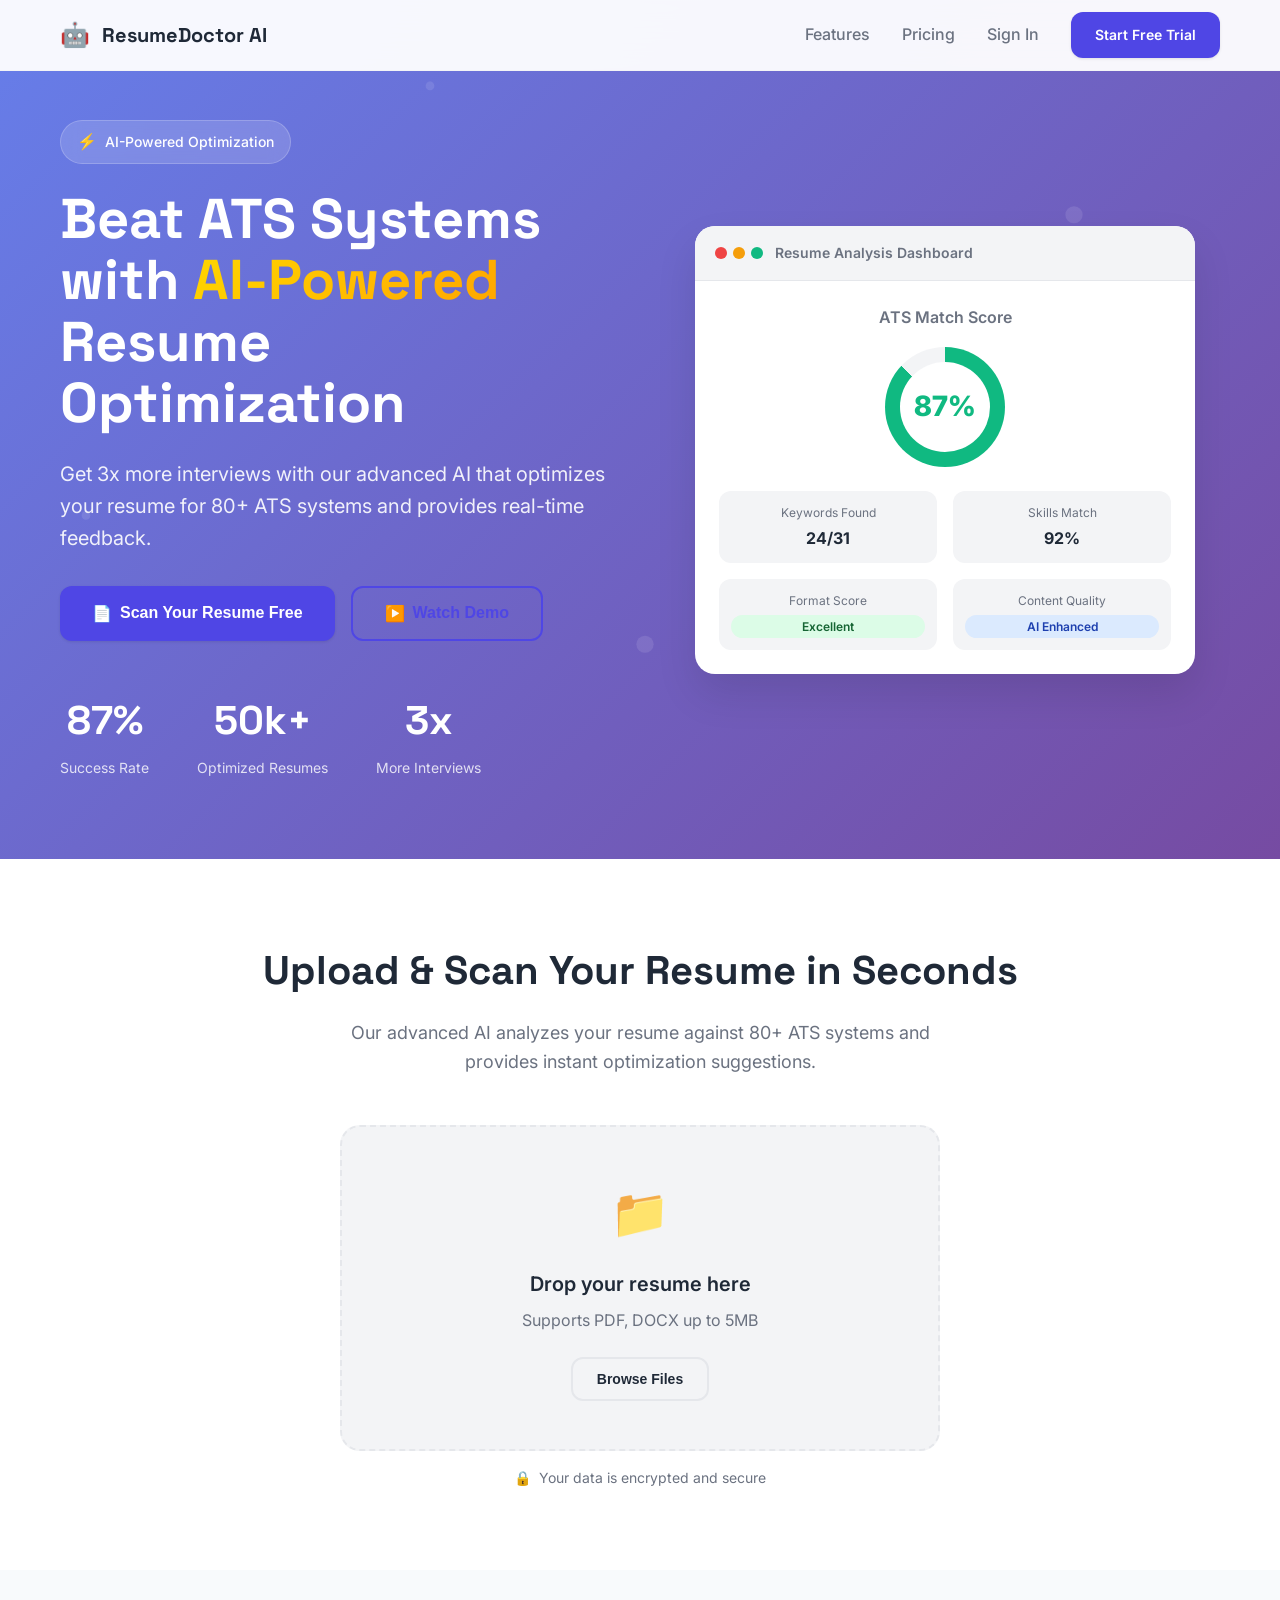
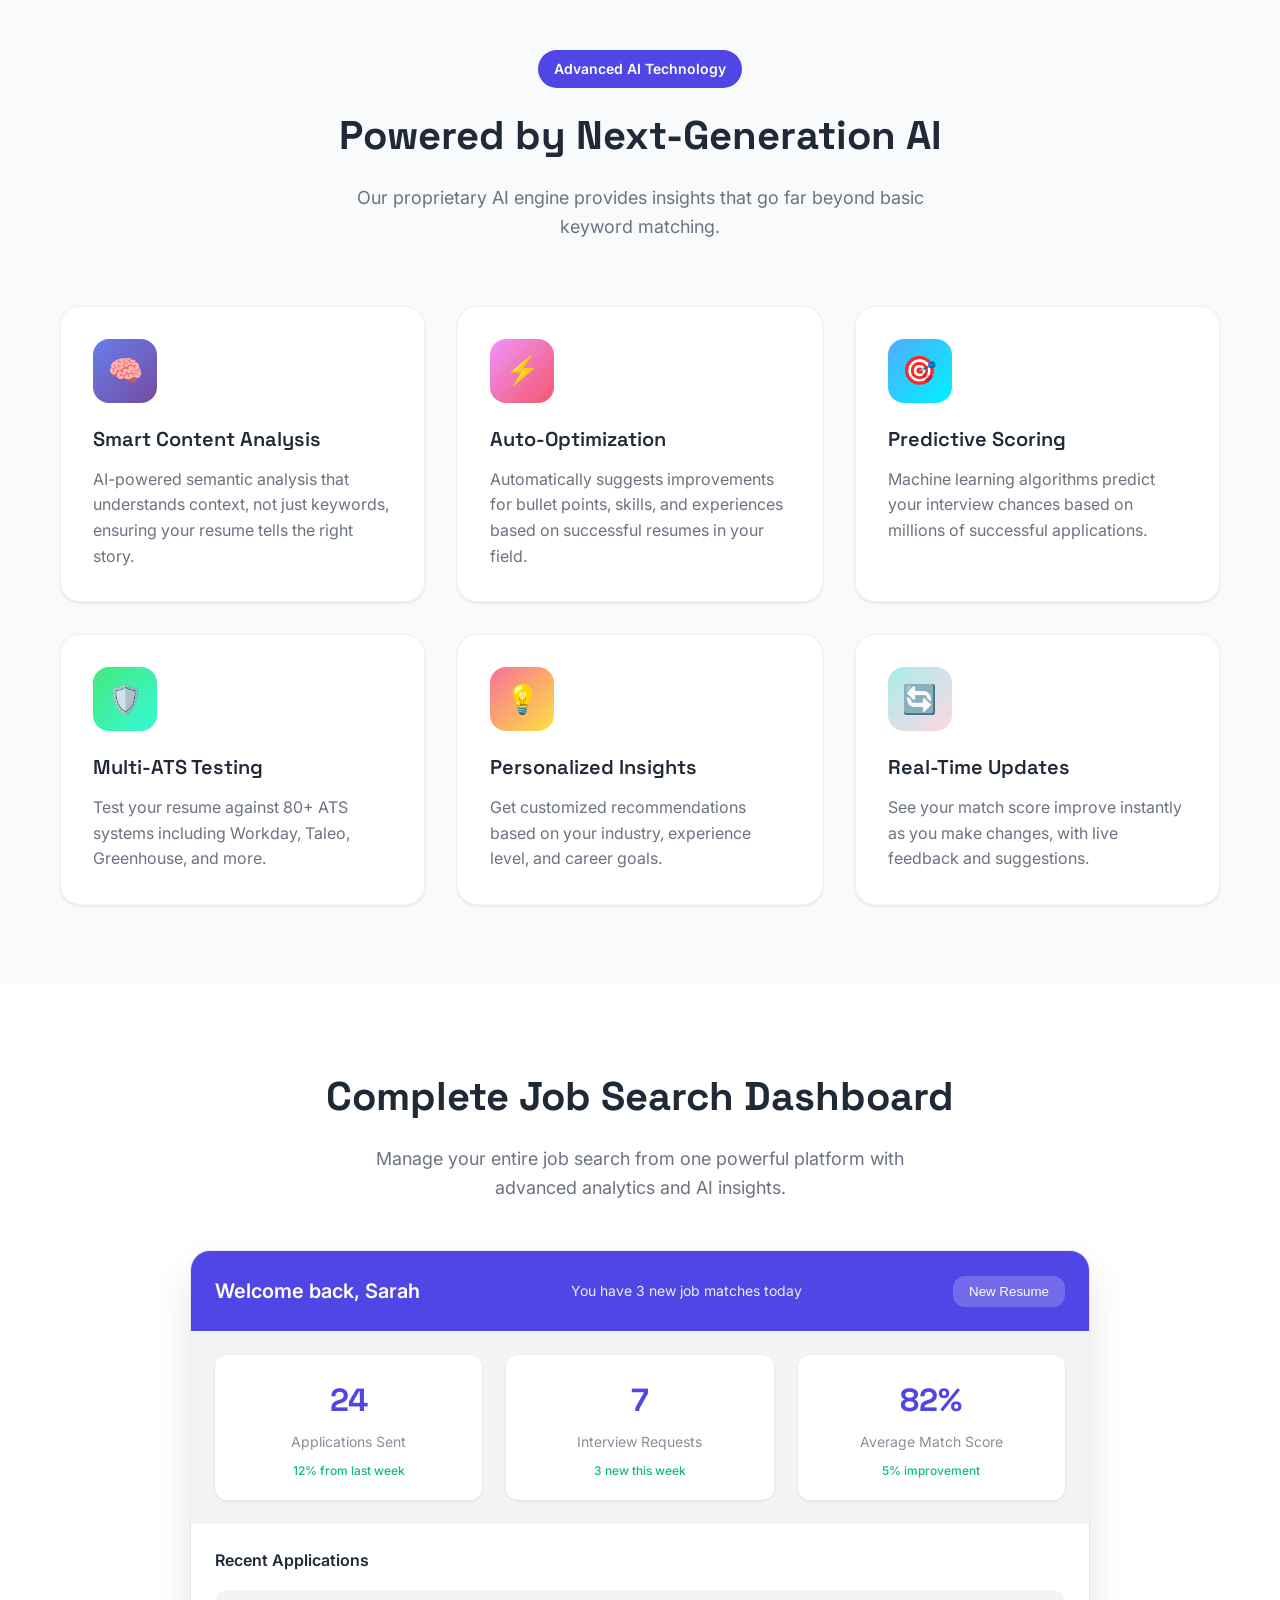
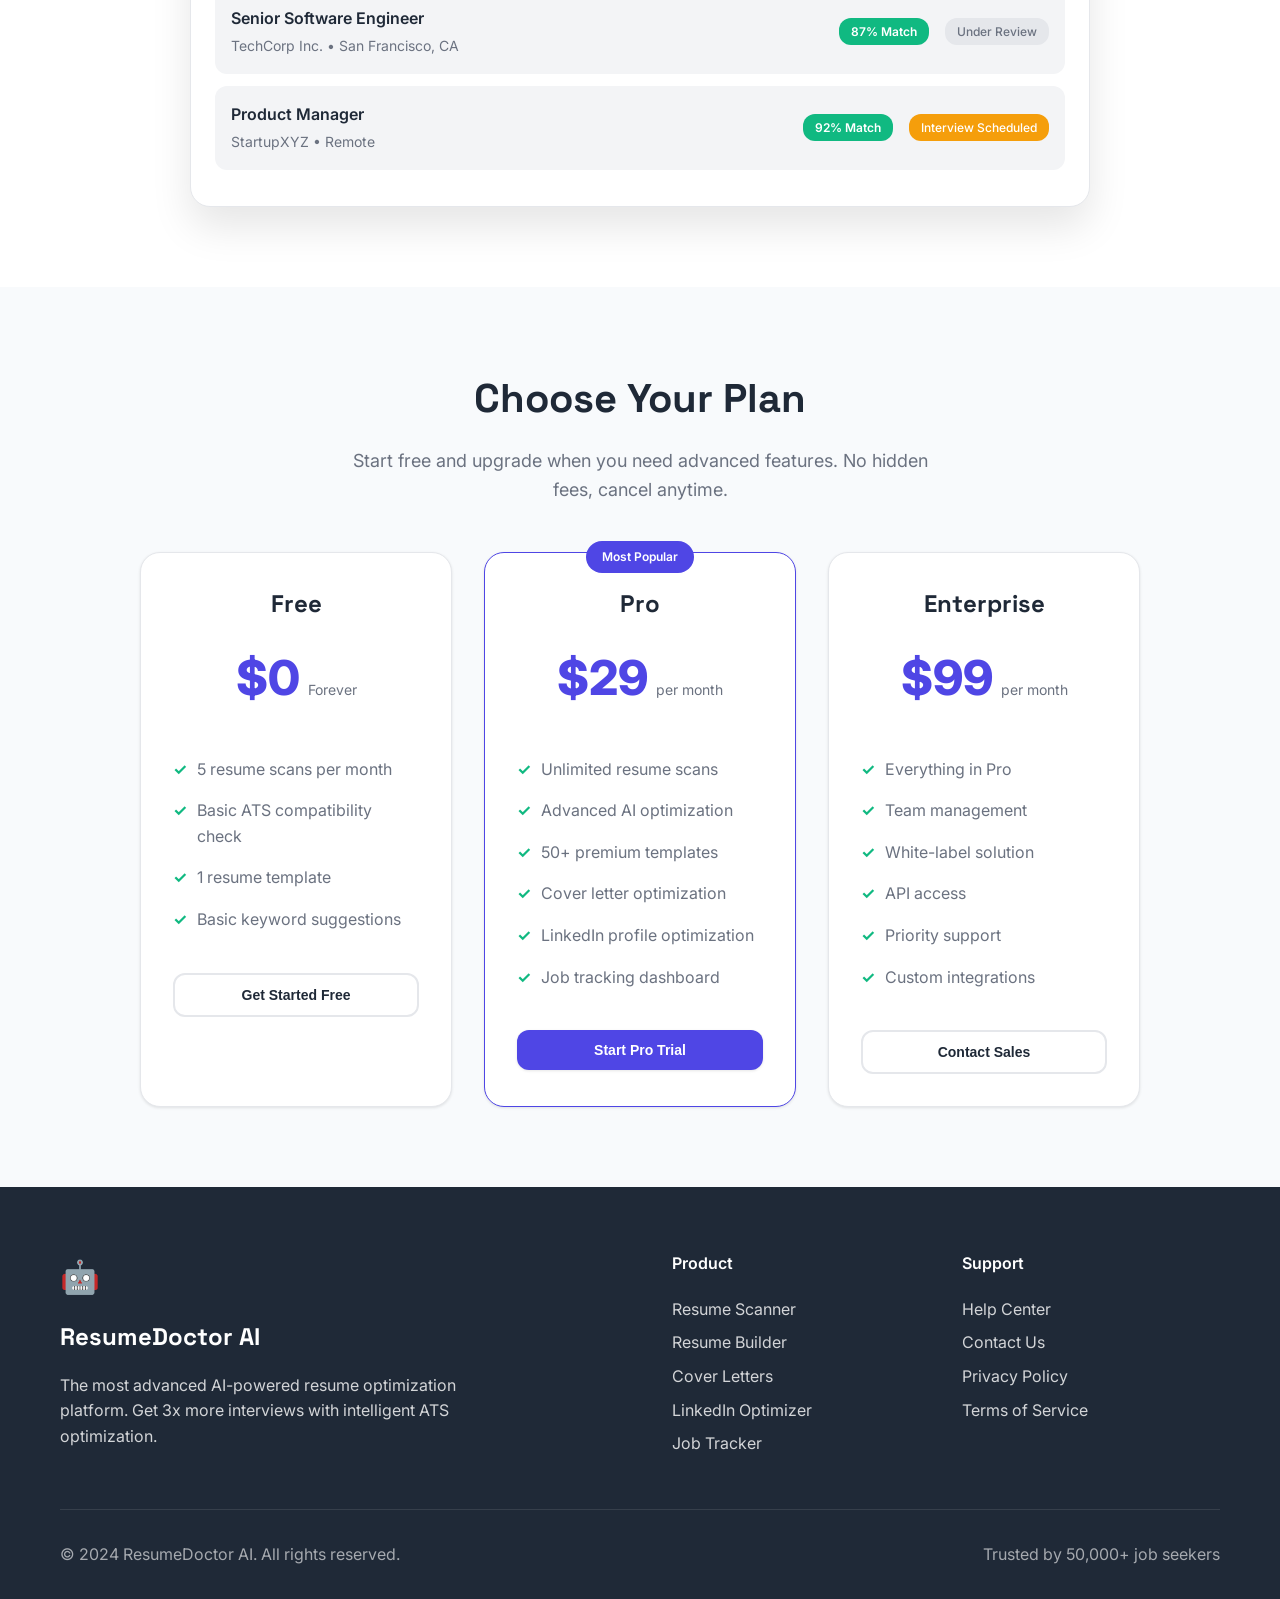
<file: frontend/index.html>
<!DOCTYPE html>
<html lang="en">
<head>
    <meta charset="UTF-8">
    <meta name="viewport" content="width=device-width, initial-scale=1.0">
    <title>ResumeDoctor AI - AI-Powered Resume Optimization Platform</title>
    <link rel="stylesheet" href="./static/css/landing.css">
    <link href="https://fonts.googleapis.com/css2?family=Inter:wght@300;400;500;600;700;800;900&family=Space+Grotesk:wght@300;400;500;600;700&display=swap" rel="stylesheet">
</head>
<body>
    <!-- Navigation Header -->
    <nav class="navbar">
        <div class="nav-container">
            <div class="nav-brand">
                <div class="brand-icon">🤖</div>
                <span class="brand-text">ResumeDoctor AI</span>
            </div>
            <div class="nav-menu">
                <a href="#features" class="nav-link">Features</a>
                <a href="#pricing" class="nav-link">Pricing</a>
                <a href="us10_login.html" class="nav-link">Sign In</a>
                <a href="us10_login.html" class="btn btn-primary">Start Free Trial</a>
            </div>
            <div class="nav-toggle" id="navToggle">
                <span></span>
                <span></span>
                <span></span>
            </div>
        </div>
    </nav>

    <!-- Hero Section -->
    <section class="hero">
        <div class="hero-container">
            <div class="hero-content">
                <div class="hero-badge">
                    <span class="badge-icon">⚡</span>
                    AI-Powered Optimization
                </div>
                <h1 class="hero-title">
                    Beat ATS Systems with
                    <span class="gradient-text">AI-Powered</span>
                    Resume Optimization
                </h1>
                <p class="hero-description">
                    Get 3x more interviews with our advanced AI that optimizes your resume for 80+ ATS systems and provides real-time feedback.
                </p>
                <div class="hero-actions">
                    <button class="btn btn-primary btn-large" onclick="scrollToUpload()">
                        <span class="btn-icon">📄</span>
                        Scan Your Resume Free
                    </button>
                    <button class="btn btn-secondary btn-large" onclick="playDemo()">
                        <span class="btn-icon">▶️</span>
                        Watch Demo
                    </button>
                </div>
                <div class="hero-stats">
                    <div class="stat-item">
                        <div class="stat-number">87%</div>
                        <div class="stat-label">Success Rate</div>
                    </div>
                    <div class="stat-item">
                        <div class="stat-number">50k+</div>
                        <div class="stat-label">Optimized Resumes</div>
                    </div>
                    <div class="stat-item">
                        <div class="stat-number">3x</div>
                        <div class="stat-label">More Interviews</div>
                    </div>
                </div>
            </div>
            <div class="hero-visual">
                <div class="dashboard-mockup">
                    <div class="mockup-header">
                        <div class="mockup-dots">
                            <span class="dot red"></span>
                            <span class="dot yellow"></span>
                            <span class="dot green"></span>
                        </div>
                        <div class="mockup-title">Resume Analysis Dashboard</div>
                    </div>
                    <div class="mockup-content">
                        <div class="score-section">
                            <div class="score-title">ATS Match Score</div>
                            <div class="score-circle">
                                <div class="score-value">87%</div>
                            </div>
                        </div>
                        <div class="metrics-grid">
                            <div class="metric-item">
                                <div class="metric-label">Keywords Found</div>
                                <div class="metric-value">24/31</div>
                            </div>
                            <div class="metric-item">
                                <div class="metric-label">Skills Match</div>
                                <div class="metric-value">92%</div>
                            </div>
                            <div class="metric-item">
                                <div class="metric-label">Format Score</div>
                                <div class="metric-status excellent">Excellent</div>
                            </div>
                            <div class="metric-item">
                                <div class="metric-label">Content Quality</div>
                                <div class="metric-status enhanced">AI Enhanced</div>
                            </div>
                        </div>
                    </div>
                </div>
            </div>
        </div>
    </section>

    <!-- Upload Section -->
    <section class="upload-section" id="upload">
        <div class="container">
            <h2 class="section-title">Upload & Scan Your Resume in Seconds</h2>
            <p class="section-description">
                Our advanced AI analyzes your resume against 80+ ATS systems and provides instant optimization suggestions.
            </p>
            <div class="upload-container">
                <div class="upload-area" id="uploadArea">
                    <div class="upload-icon">📁</div>
                    <h3>Drop your resume here</h3>
                    <p>Supports PDF, DOCX up to 5MB</p>
                    <button class="btn btn-outline" onclick="document.getElementById('fileInput').click()">
                        Browse Files
                    </button>
                    <input type="file" id="fileInput" accept=".pdf,.doc,.docx" style="display: none;">
                </div>
                <div class="upload-security">
                    <span class="security-icon">🔒</span>
                    Your data is encrypted and secure
                </div>
            </div>
        </div>
    </section>

    <!-- Features Section -->
    <section class="features" id="features">
        <div class="container">
            <div class="features-header">
                <div class="section-badge">Advanced AI Technology</div>
                <h2 class="section-title">Powered by Next-Generation AI</h2>
                <p class="section-description">
                    Our proprietary AI engine provides insights that go far beyond basic keyword matching.
                </p>
            </div>
            <div class="features-grid">
                <div class="feature-card">
                    <div class="feature-icon brain">🧠</div>
                    <h3>Smart Content Analysis</h3>
                    <p>AI-powered semantic analysis that understands context, not just keywords, ensuring your resume tells the right story.</p>
                </div>
                <div class="feature-card">
                    <div class="feature-icon auto">⚡</div>
                    <h3>Auto-Optimization</h3>
                    <p>Automatically suggests improvements for bullet points, skills, and experiences based on successful resumes in your field.</p>
                </div>
                <div class="feature-card">
                    <div class="feature-icon predict">🎯</div>
                    <h3>Predictive Scoring</h3>
                    <p>Machine learning algorithms predict your interview chances based on millions of successful applications.</p>
                </div>
                <div class="feature-card">
                    <div class="feature-icon ats">🛡️</div>
                    <h3>Multi-ATS Testing</h3>
                    <p>Test your resume against 80+ ATS systems including Workday, Taleo, Greenhouse, and more.</p>
                </div>
                <div class="feature-card">
                    <div class="feature-icon insights">💡</div>
                    <h3>Personalized Insights</h3>
                    <p>Get customized recommendations based on your industry, experience level, and career goals.</p>
                </div>
                <div class="feature-card">
                    <div class="feature-icon realtime">🔄</div>
                    <h3>Real-Time Updates</h3>
                    <p>See your match score improve instantly as you make changes, with live feedback and suggestions.</p>
                </div>
            </div>
        </div>
    </section>

    <!-- Dashboard Preview Section -->
    <section class="dashboard-preview">
        <div class="container">
            <h2 class="section-title">Complete Job Search Dashboard</h2>
            <p class="section-description">
                Manage your entire job search from one powerful platform with advanced analytics and AI insights.
            </p>
            <div class="dashboard-showcase">
                <div class="dashboard-frame">
                    <div class="dashboard-header-preview">
                        <div class="welcome-text">Welcome back, Sarah</div>
                        <div class="notification">You have 3 new job matches today</div>
                        <button class="new-resume-btn">New Resume</button>
                    </div>
                    <div class="dashboard-stats">
                        <div class="stat-card">
                            <div class="stat-number">24</div>
                            <div class="stat-label">Applications Sent</div>
                            <div class="stat-change positive">12% from last week</div>
                        </div>
                        <div class="stat-card">
                            <div class="stat-number">7</div>
                            <div class="stat-label">Interview Requests</div>
                            <div class="stat-change positive">3 new this week</div>
                        </div>
                        <div class="stat-card">
                            <div class="stat-number">82%</div>
                            <div class="stat-label">Average Match Score</div>
                            <div class="stat-change positive">5% improvement</div>
                        </div>
                    </div>
                    <div class="recent-applications">
                        <h4>Recent Applications</h4>
                        <div class="application-item">
                            <div class="app-info">
                                <div class="app-title">Senior Software Engineer</div>
                                <div class="app-company">TechCorp Inc. • San Francisco, CA</div>
                            </div>
                            <div class="app-score">87% Match</div>
                            <div class="app-status">Under Review</div>
                        </div>
                        <div class="application-item">
                            <div class="app-info">
                                <div class="app-title">Product Manager</div>
                                <div class="app-company">StartupXYZ • Remote</div>
                            </div>
                            <div class="app-score">92% Match</div>
                            <div class="app-status interview">Interview Scheduled</div>
                        </div>
                    </div>
                </div>
            </div>
        </div>
    </section>

    <!-- Pricing Section -->
    <section class="pricing" id="pricing">
        <div class="container">
            <h2 class="section-title">Choose Your Plan</h2>
            <p class="section-description">
                Start free and upgrade when you need advanced features. No hidden fees, cancel anytime.
            </p>
            <div class="pricing-grid">
                <div class="pricing-card">
                    <div class="plan-header">
                        <h3>Free</h3>
                        <div class="plan-price">
                            <span class="price">$0</span>
                            <span class="period">Forever</span>
                        </div>
                    </div>
                    <ul class="plan-features">
                        <li>5 resume scans per month</li>
                        <li>Basic ATS compatibility check</li>
                        <li>1 resume template</li>
                        <li>Basic keyword suggestions</li>
                    </ul>
                    <button class="btn btn-outline btn-full">Get Started Free</button>
                </div>
                <div class="pricing-card featured">
                    <div class="plan-badge">Most Popular</div>
                    <div class="plan-header">
                        <h3>Pro</h3>
                        <div class="plan-price">
                            <span class="price">$29</span>
                            <span class="period">per month</span>
                        </div>
                    </div>
                    <ul class="plan-features">
                        <li>Unlimited resume scans</li>
                        <li>Advanced AI optimization</li>
                        <li>50+ premium templates</li>
                        <li>Cover letter optimization</li>
                        <li>LinkedIn profile optimization</li>
                        <li>Job tracking dashboard</li>
                    </ul>
                    <button class="btn btn-primary btn-full">Start Pro Trial</button>
                </div>
                <div class="pricing-card">
                    <div class="plan-header">
                        <h3>Enterprise</h3>
                        <div class="plan-price">
                            <span class="price">$99</span>
                            <span class="period">per month</span>
                        </div>
                    </div>
                    <ul class="plan-features">
                        <li>Everything in Pro</li>
                        <li>Team management</li>
                        <li>White-label solution</li>
                        <li>API access</li>
                        <li>Priority support</li>
                        <li>Custom integrations</li>
                    </ul>
                    <button class="btn btn-outline btn-full">Contact Sales</button>
                </div>
            </div>
        </div>
    </section>

    <!-- Footer -->
    <footer class="footer">
        <div class="container">
            <div class="footer-content">
                <div class="footer-brand">
                    <div class="brand-icon">🤖</div>
                    <span class="brand-text">ResumeDoctor AI</span>
                    <p>The most advanced AI-powered resume optimization platform. Get 3x more interviews with intelligent ATS optimization.</p>
                </div>
                <div class="footer-links">
                    <div class="link-group">
                        <h4>Product</h4>
                        <a href="#" class="footer-link">Resume Scanner</a>
                        <a href="#" class="footer-link">Resume Builder</a>
                        <a href="#" class="footer-link">Cover Letters</a>
                        <a href="#" class="footer-link">LinkedIn Optimizer</a>
                        <a href="#" class="footer-link">Job Tracker</a>
                    </div>
                    <div class="link-group">
                        <h4>Support</h4>
                        <a href="#" class="footer-link">Help Center</a>
                        <a href="#" class="footer-link">Contact Us</a>
                        <a href="#" class="footer-link">Privacy Policy</a>
                        <a href="#" class="footer-link">Terms of Service</a>
                    </div>
                </div>
            </div>
            <div class="footer-bottom">
                <p>&copy; 2024 ResumeDoctor AI. All rights reserved.</p>
                <p>Trusted by 50,000+ job seekers</p>
            </div>
        </div>
    </footer>

    <script src="./static/js/landing.js"></script>
</body>
</html>
</file>
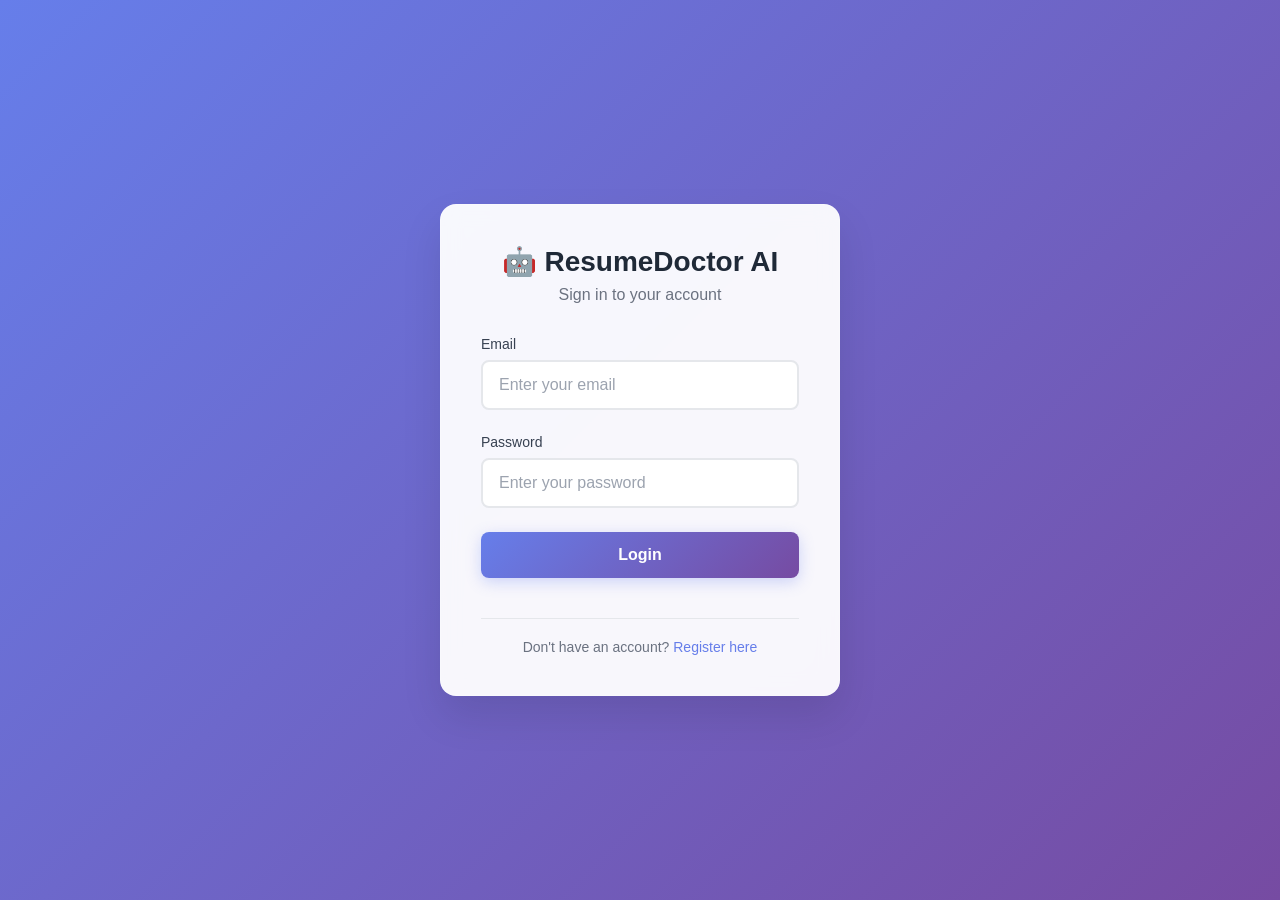
<file: frontend/us10_account.html>
<!DOCTYPE html>
<html lang="en">
<head>
    <meta charset="UTF-8">
    <meta name="viewport" content="width=device-width, initial-scale=1.0">
    <title>Account Settings - Resume Doctor.Ai</title>
    <link rel="stylesheet" href="./static/css/us10_styles.css">
</head>
<body>
    <div class="dashboard-container">
        <div class="dashboard-header">
            <div>
                <h1>🤖 Resume Doctor.Ai</h1>
                <nav class="dashboard-nav">
                    <a href="us10_dashboard.html" class="nav-item">📊 Dashboard</a>
                    <a href="us10_account.html" class="nav-item active">⚙️ Account</a>
                </nav>
            </div>
            
            <div class="user-info">
                <span id="welcomeMessage">Welcome, GUEST</span>
                <button class="logout-btn" onclick="logout()">🚪 Logout</button>
            </div>
        </div>
        
        <div class="dashboard-content">
            <h2 style="margin-bottom: 30px; color: #1f2937;">⚙️ Account Settings</h2>
            
            <!-- Alert Container -->
            <div id="alertContainer"></div>
            
            <!-- Account Information Section -->
            <div class="settings-section">
                <h3 class="section-title">👤 Personal Information</h3>
                <div class="settings-card">
                    <form id="personalInfoForm">
                        <div class="form-row">
                            <div class="form-group">
                                <label for="firstName">First Name</label>
                                <input type="text" id="firstName" name="first_name" required>
                            </div>
                            <div class="form-group">
                                <label for="lastName">Last Name</label>
                                <input type="text" id="lastName" name="last_name" required>
                            </div>
                        </div>
                        
                        <div class="form-group">
                            <label for="email">Email Address</label>
                            <input type="email" id="email" name="email" required>
                        </div>
                        
                        <div class="form-group">
                            <label for="currentPasswordInfo">Current Password (required for email changes)</label>
                            <input type="password" id="currentPasswordInfo" name="current_password" placeholder="Enter current password to save changes">
                        </div>
                        
                        <div class="form-actions">
                            <button type="button" class="btn-secondary" onclick="resetPersonalInfo()">Reset</button>
                            <button type="submit" class="btn-primary">💾 Save Changes</button>
                        </div>
                    </form>
                </div>
            </div>
            
            <!-- Password Change Section -->
            <div class="settings-section">
                <h3 class="section-title">🔐 Change Password</h3>
                <div class="settings-card">
                    <form id="passwordForm">
                        <div class="form-group">
                            <label for="currentPassword">Current Password</label>
                            <input type="password" id="currentPassword" name="current_password" required>
                        </div>
                        
                        <div class="form-group">
                            <label for="newPassword">New Password</label>
                            <input type="password" id="newPassword" name="new_password" required>
                            <small class="form-help">Password must be at least 8 characters long</small>
                        </div>
                        
                        <div class="form-group">
                            <label for="confirmPassword">Confirm New Password</label>
                            <input type="password" id="confirmPassword" name="confirm_password" required>
                        </div>
                        
                        <div class="form-actions">
                            <button type="button" class="btn-secondary" onclick="resetPasswordForm()">Reset</button>
                            <button type="submit" class="btn-primary">🔐 Change Password</button>
                        </div>
                    </form>
                </div>
            </div>
            
            <!-- Account Status Section -->
            <div class="settings-section">
                <h3 class="section-title">📊 Account Status</h3>
                <div class="settings-card">
                    <div class="status-grid">
                        <div class="status-item">
                            <div class="status-label">Account Type</div>
                            <div class="status-value" id="accountType">Basic</div>
                        </div>
                        <div class="status-item">
                            <div class="status-label">Member Since</div>
                            <div class="status-value" id="memberSince">-</div>
                        </div>
                        <div class="status-item">
                            <div class="status-label">Last Login</div>
                            <div class="status-value" id="lastLogin">-</div>
                        </div>
                        <div class="status-item">
                            <div class="status-label">Total Resumes</div>
                            <div class="status-value" id="totalResumes">0</div>
                        </div>
                    </div>
                    
                    <div class="upgrade-section" id="upgradeSection" style="display: none;">
                        <h4>🌟 Upgrade to Premium</h4>
                        <p>Get access to AI-powered suggestions and advanced features!</p>
                        <button class="btn-premium" onclick="upgradeToPremium()">⭐ Upgrade Now</button>
                    </div>
                </div>
            </div>
            
            <!-- Danger Zone -->
            <div class="settings-section danger-zone">
                <h3 class="section-title">⚠️ Danger Zone</h3>
                <div class="settings-card">
                    <div class="danger-content">
                        <h4>Delete Account</h4>
                        <p>Once you delete your account, there is no going back. Please be certain.</p>
                        <button class="btn-danger" onclick="showDeleteConfirmation()">🗑️ Delete Account</button>
                    </div>
                </div>
            </div>
        </div>
    </div>
    
    <!-- Delete Confirmation Modal -->
    <div id="deleteModal" class="modal" style="display: none;">
        <div class="modal-content">
            <div class="modal-header">
                <h3>⚠️ Confirm Account Deletion</h3>
                <button class="modal-close" onclick="hideDeleteConfirmation()">&times;</button>
            </div>
            <div class="modal-body">
                <p><strong>This action cannot be undone.</strong></p>
                <p>Your account and all associated data will be permanently deleted.</p>
                
                <form id="deleteForm">
                    <div class="form-group">
                        <label for="deletePassword">Enter your password to confirm:</label>
                        <input type="password" id="deletePassword" name="password" required>
                    </div>
                    
                    <div class="form-group">
                        <label class="checkbox-label">
                            <input type="checkbox" id="confirmDeletion" name="confirm_deletion" required>
                            I understand that this action cannot be undone
                        </label>
                    </div>
                </form>
            </div>
            <div class="modal-footer">
                <button class="btn-secondary" onclick="hideDeleteConfirmation()">Cancel</button>
                <button class="btn-danger" onclick="deleteAccount()">🗑️ Delete Account</button>
            </div>
        </div>
    </div>

    <script src="./static/js/config.js"></script>
    <script src="./static/js/us10_account.js"></script>
</body>
</html>
</file>
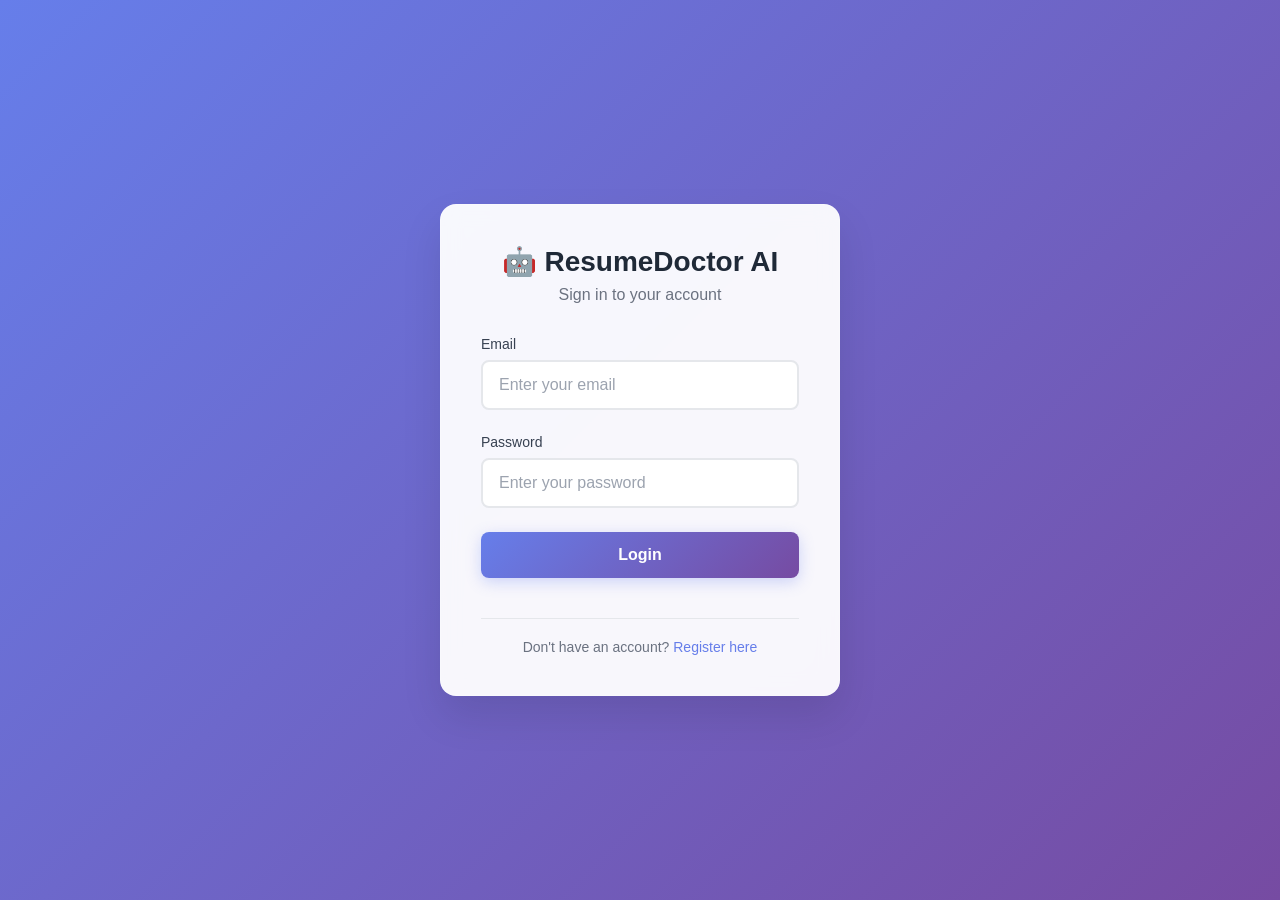
<file: frontend/us10_dashboard.html>
<!DOCTYPE html>
<html lang="en">
<head>
    <meta charset="UTF-8">
    <meta name="viewport" content="width=device-width, initial-scale=1.0">
    <title>Dashboard - ResumeDoctor AI</title>
    <link rel="stylesheet" href="static/css/us10_styles.css">
    <link href="https://fonts.googleapis.com/css2?family=Inter:wght@300;400;500;600;700;800;900&display=swap" rel="stylesheet">
</head>
<body>
    <!-- Header Navigation -->
    <header class="dashboard-header">
        <div class="nav-brand">
            <div class="logo-dot"></div>
            <span class="brand-text">ResumeDoctor AI</span>
        </div>
        
        <nav class="dashboard-nav">
            <a href="us10_dashboard.html" class="nav-item active">Dashboard</a>
            <a href="us10_scan_history.html" class="nav-item">Scan History</a>
            <a href="us10_account.html" class="nav-item">Account</a>
            <span class="user-greeting">Hi, there!</span>
            <button class="logout-btn" onclick="handleLogout()" title="Logout">
                <svg width="20" height="20" viewBox="0 0 24 24" fill="none" xmlns="http://www.w3.org/2000/svg">
                    <path d="M17 7L15.59 8.41L18.17 11H8V13H18.17L15.59 15.59L17 17L22 12L17 7Z" fill="currentColor"/>
                    <path d="M19 19H5V5H19V3H5C3.89 3 3 3.89 3 5V19C3 20.1 3.89 21 5 21H19C20.1 21 21 20.1 21 19V17H19V19Z" fill="currentColor"/>
                </svg>
            </button>
        </nav>
    </header>

    <!-- Main Content -->
    <main class="dashboard-content">
        <div class="container">
            <!-- Welcome Banner -->
            <section class="welcome-banner">
                <h1 class="welcome-title">Welcome back, there</h1>
                <p class="welcome-subtitle">Ready to optimize your job search, Let's start</p>
            </section>

            <!-- Statistics Cards -->
            <section class="stats-section">
                <div class="stats-grid">
                    <div class="stat-card">
                        <div class="stat-number">3</div>
                        <div class="stat-label">Resumes</div>
                    </div>
                    <div class="stat-card">
                        <div class="stat-number">2</div>
                        <div class="stat-label">Job Descriptions</div>
                    </div>
                    <div class="stat-card">
                        <div class="stat-number">1</div>
                        <div class="stat-label">Scans</div>
                    </div>
                </div>
            </section>

            <!-- Recent Scan History -->
            <section class="recent-scan-history">
                <div class="section-header-with-link">
                    <h2 class="section-title">Recent Scan History</h2>
                    <a href="us10_scan_history.html" class="view-all-link">View All →</a>
                </div>
                
                <div class="scan-card">
                    <div class="scan-header">
                        <div class="document-icon">📄</div>
                        <h3 class="file-name">Md_Moin_Ashrai_2_1 docx</h3>
                    </div>
                    
                    <div class="scan-meta">
                        <p class="job-description">Job Description from Dashboard at 1 Unknown Company</p>
                        <p class="scan-date">2016 21 2 297:R6 pm</p>
                    </div>
                    
                    <div class="score-summary">
                        <div class="match-percentage">28.48 %</div>
                        <div class="keyword-count">9.55 keywords</div>
                    </div>
                    
                    <div class="keyword-breakdown">
                        <div class="keyword-item">
                            <div class="keyword-percentage">10.34 %</div>
                            <div class="keyword-label">Tustrared</div>
                        </div>
                        <div class="keyword-item">
                            <div class="keyword-percentage">100 %</div>
                            <div class="keyword-label">Exhilones</div>
                        </div>
                        <div class="keyword-item">
                            <div class="keyword-percentage">4.35 %</div>
                            <div class="keyword-label">Office</div>
                        </div>
                    </div>
                </div>
            </section>

            <!-- Resume Analysis Section -->
            <section class="resume-analysis-section">
                <div class="analysis-header">
                    <h2 class="analysis-title">AI-Powered Resume Analysis & Job Matching Platform</h2>
                </div>
                
                <div class="analysis-grid">
                    <!-- Resume Upload Section -->
                    <div class="resume-section">
                        <div class="section-header">
                            <div class="section-icon">📄</div>
                            <h3 class="section-title">Resume</h3>
                            <button class="select-saved-btn">Select Saved</button>
                        </div>
                        
                        <div class="tab-container">
                            <button class="tab-btn active" onclick="switchTab('resume', 'upload')">
                                <span class="tab-icon">📤</span>
                                Upload New
                            </button>
                            <button class="tab-btn" onclick="switchTab('resume', 'select')">
                                <span class="tab-icon">📁</span>
                                Select Saved
                            </button>
                        </div>
                        
                        <div class="tab-content">
                            <div id="resume-upload" class="tab-pane active">
                                <div class="upload-area" onclick="triggerFileUpload()" ondrop="handleDrop(event)" ondragover="handleDragOver(event)">
                                    <div class="upload-icon">📁</div>
                                    <div class="upload-text">Drag & Drop or Upload</div>
                                    <div class="upload-subtext">Supports PDF, DOC, DOCX files</div>
                                    <input type="file" id="resume-file" accept=".pdf,.doc,.docx" style="display: none;" onchange="handleFileSelect(event)">
                                </div>
                            </div>
                            <div id="resume-select" class="tab-pane">
                                <div class="saved-placeholder">
                                    Select from your saved resumes...
                                </div>
                            </div>
                        </div>
                    </div>
                    
                    <!-- Job Description Section -->
                    <div class="job-section">
                        <div class="section-header">
                            <div class="section-icon">💼</div>
                            <h3 class="section-title">Job Description</h3>
                            <button class="select-saved-btn">Select Saved</button>
                        </div>
                        
                        <div class="tab-container">
                            <button class="tab-btn active" onclick="switchTab('job', 'enter')">
                                <span class="tab-icon">✏️</span>
                                Enter New
                            </button>
                            <button class="tab-btn" onclick="switchTab('job', 'select')">
                                <span class="tab-icon">📁</span>
                                Select Saved
                            </button>
                        </div>
                        
                        <div class="tab-content">
                            <div id="job-enter" class="tab-pane active">
                                <div class="example-section">
                                    <h4 class="example-title">Example:</h4>
                                    <div class="example-box">
                                        We are seeking a talented Software Engineer to join our dynamic team. The ideal candidate will have experience in:<br><br>
                                        • Python, JavaScript, and modern web frameworks<br>
                                        • Database design and optimization<br>
                                        • Agile development methodologies
                                    </div>
                                </div>
                                
                                <textarea 
                                    class="job-textarea" 
                                    placeholder="Paste your job description here..."
                                    rows="4"
                                    oninput="toggleSaveButton()"
                                ></textarea>
                                
                                <button class="save-btn" disabled onclick="saveJobDescription()">
                                    <span class="btn-icon">💾</span>
                                    Save & Extract Keywords
                                </button>
                            </div>
                            <div id="job-select" class="tab-pane">
                                <div class="saved-placeholder">
                                    Select from your saved job descriptions...
                                </div>
                            </div>
                        </div>
                    </div>
                </div>

                <!-- Matching Score Section -->
                <div class="matching-score-section" id="matching-score-section" style="display: none;">
                    <div class="section-header">
                        <div class="section-icon">🎯</div>
                        <h3 class="section-title">Matching Score Analysis</h3>
                    </div>

                    <div class="matching-score-content">
                        <div class="overall-score-container">
                            <div class="circular-progress" id="overall-progress">
                                <div class="progress-text">
                                    <span class="score-value" id="overall-score-value">0%</span>
                                    <span class="score-label">Overall Match</span>
                                </div>
                            </div>
                            <div class="score-category" id="score-category">
                                Getting Started
                            </div>
                        </div>

                        <div class="detailed-scores">
                            <div class="score-breakdown">
                                <div class="score-item">
                                    <div class="score-item-header">
                                        <span class="score-item-label">Technical Skills</span>
                                        <span class="score-item-value" id="technical-score">0%</span>
                                    </div>
                                    <div class="score-bar">
                                        <div class="score-fill" id="technical-fill" style="width: 0%"></div>
                                    </div>
                                </div>

                                <div class="score-item">
                                    <div class="score-item-header">
                                        <span class="score-item-label">Soft Skills</span>
                                        <span class="score-item-value" id="soft-skills-score">0%</span>
                                    </div>
                                    <div class="score-bar">
                                        <div class="score-fill" id="soft-skills-fill" style="width: 0%"></div>
                                    </div>
                                </div>

                                <div class="score-item">
                                    <div class="score-item-header">
                                        <span class="score-item-label">Other Keywords</span>
                                        <span class="score-item-value" id="other-keywords-score">0%</span>
                                    </div>
                                    <div class="score-bar">
                                        <div class="score-fill" id="other-keywords-fill" style="width: 0%"></div>
                                    </div>
                                </div>
                            </div>

                            <div class="keyword-analysis">
                                <h4>Keyword Analysis</h4>
                                <div class="keyword-stats">
                                    <div class="keyword-stat">
                                        <span class="stat-label">Total Keywords Matched</span>
                                        <span class="stat-value" id="matched-keywords">0</span>
                                    </div>
                                    <div class="keyword-stat">
                                        <span class="stat-label">Resume Keywords</span>
                                        <span class="stat-value" id="resume-keywords">0</span>
                                    </div>
                                    <div class="keyword-stat">
                                        <span class="stat-label">Job Description Keywords</span>
                                        <span class="stat-value" id="jd-keywords">0</span>
                                    </div>
                                </div>
                            </div>
                        </div>
                    </div>

                    <!-- Matching Score Action Button -->
                    <div class="matching-score-actions">
                        <button class="action-btn matching" onclick="generateMatchingScore()">
                            <span class="btn-icon">🎯</span>
                            Calculate Matching Score
                        </button>
                    </div>
                </div>

                <!-- Suggestions Section -->
                <div class="suggestions-section" id="suggestions-section" style="display: none;">
                    <div class="section-header">
                        <div class="section-icon">💡</div>
                        <h3 class="section-title">AI Suggestions</h3>
                        <div class="suggestion-type-toggle">
                            <button class="toggle-btn active" id="basic-toggle" onclick="showBasicSuggestions()">Basic</button>
                            <button class="toggle-btn" id="premium-toggle" onclick="showPremiumSuggestions()">Premium</button>
                        </div>
                    </div>

                    <div class="suggestions-content">
                        <div id="suggestions-loading" class="loading-state" style="display: none;">
                            <div class="loading-spinner"></div>
                            <p>Generating suggestions...</p>
                        </div>

                        <div id="suggestions-list" class="suggestions-list">
                            <!-- Suggestions will be populated here -->
                        </div>

                        <div id="suggestions-empty" class="empty-state">
                            <div class="empty-icon">📝</div>
                            <h4>No Suggestions Yet</h4>
                            <p>Upload a resume and job description to get personalized suggestions</p>
                        </div>
                    </div>
                </div>

                <!-- Action Buttons -->
                <div class="action-buttons">
                    <button class="action-btn basic" onclick="generateBasicSuggestions()">
                        <span class="btn-icon">⭐</span>
                        Generate Basic Suggestions
                    </button>
                    <button class="action-btn premium" onclick="generatePremiumSuggestions()">
                        <span class="btn-icon">💎</span>
                        Generate Premium Suggestions
                    </button>
                </div>
            </section>
        </div>
    </main>

    <!-- Footer -->
    <footer class="footer">
        <div class="container">
            <div class="footer-content">
                <div class="footer-brand">
                    <div class="brand-icon">🤖</div>
                    <span class="brand-text">ResumeDoctor AI</span>
                    <p>The most advanced AI-powered resume optimization platform. Get 3x more interviews with intelligent ATS optimization.</p>
                </div>
                <div class="footer-links">
                    <div class="link-group">
                        <h4>Product</h4>
                        <a href="#" class="footer-link">Resume Scanner</a>
                        <a href="#" class="footer-link">Resume Builder</a>
                        <a href="#" class="footer-link">Cover Letters</a>
                        <a href="#" class="footer-link">LinkedIn Optimizer</a>
                        <a href="#" class="footer-link">Job Tracker</a>
                    </div>
                    <div class="link-group">
                        <h4>Support</h4>
                        <a href="#" class="footer-link">Help Center</a>
                        <a href="#" class="footer-link">Contact Us</a>
                        <a href="#" class="footer-link">Privacy Policy</a>
                        <a href="#" class="footer-link">Terms of Service</a>
                    </div>
                </div>
            </div>
            <div class="footer-bottom">
                <p>&copy; 2024 ResumeDoctor AI. All rights reserved.</p>
                <p>Trusted by 50,000+ job seekers</p>
            </div>
        </div>
    </footer>

    <script src="static/js/config.js"></script>
    <script src="static/js/us10_dashboard.js"></script>
</body>
</html>
</file>
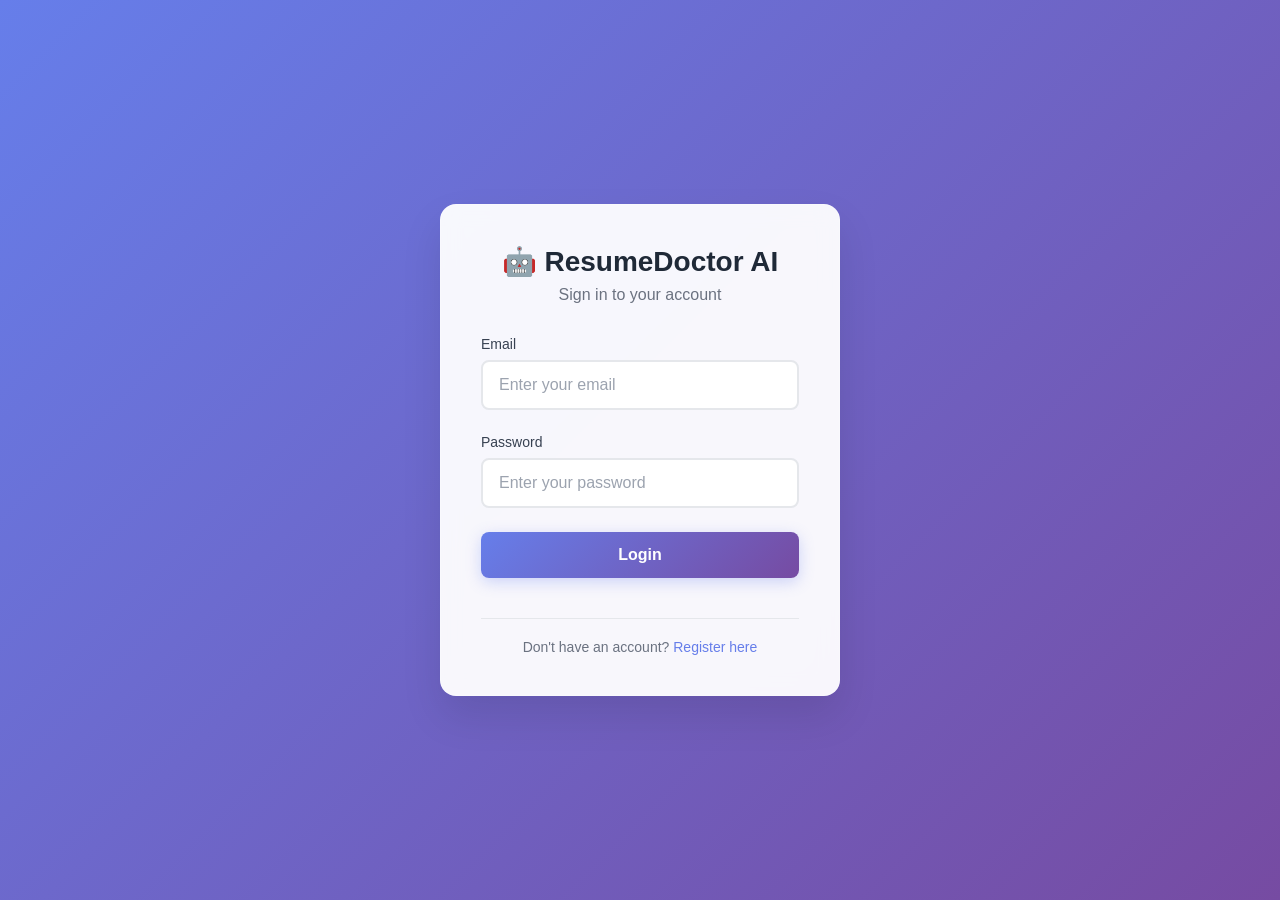
<file: frontend/us10_login.html>
<!DOCTYPE html>
<html lang="en">
<head>
    <meta charset="UTF-8">
    <meta name="viewport" content="width=device-width, initial-scale=1.0">
    <title>Login - ResumeDoctor AI</title>
    <link rel="stylesheet" href="static/css/auth_styles.css">
</head>
<body>
    <div class="auth-container">
        <div class="auth-header">
            <h1>🤖 ResumeDoctor AI</h1>
            <p class="subtitle">Sign in to your account</p>
        </div>

        <div id="alertContainer"></div>

        <form id="loginForm">
            <div class="form-group">
                <label for="email">Email</label>
                <input type="email" id="email" name="email" class="form-control" placeholder="Enter your email" required>
            </div>

            <div class="form-group">
                <label for="password">Password</label>
                <input type="password" id="password" name="password" class="form-control" placeholder="Enter your password" required>
            </div>

            <button type="submit" class="btn btn-primary" id="loginBtn">Login</button>
        </form>

        <div class="auth-footer">
            Don't have an account? <a href="us10_register.html" class="auth-link">Register here</a>
        </div>
    </div>

    <script src="static/js/config.js"></script>
    <script src="static/js/us10_login.js"></script>
</body>
</html>
</file>
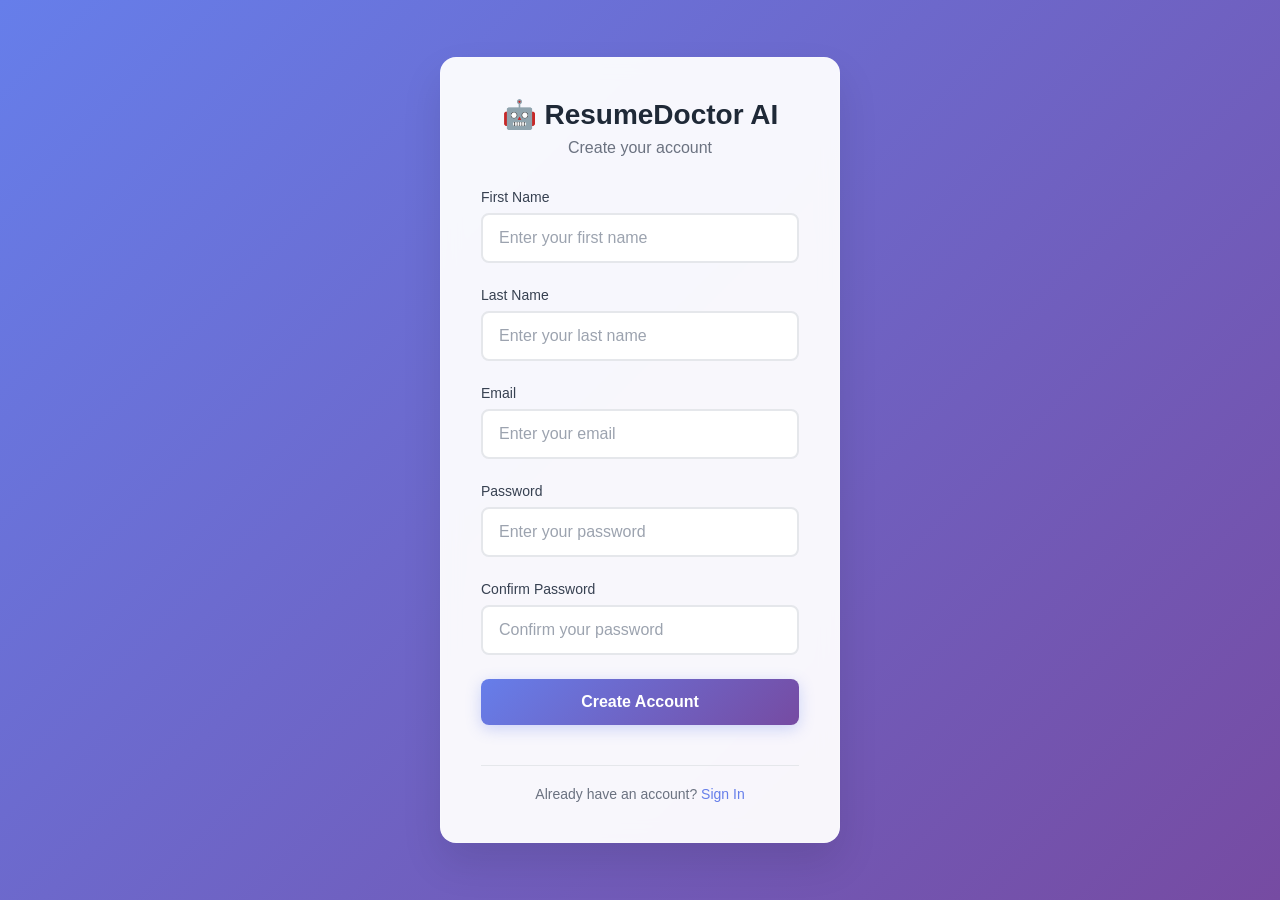
<file: frontend/us10_register.html>
<!DOCTYPE html>
<html lang="en">
<head>
    <meta charset="UTF-8">
    <meta name="viewport" content="width=device-width, initial-scale=1.0">
    <title>Create Account - Resume Doctor.Ai</title>
    <link rel="stylesheet" href="static/css/auth_styles.css">
</head>
<body>
    <div class="auth-container">
        <div class="auth-header">
            <h1>🤖 ResumeDoctor AI</h1>
            <p class="subtitle">Create your account</p>
        </div>

        <div id="alertContainer"></div>

        <form id="registerForm">
            <div class="form-group">
                <label for="firstName">First Name</label>
                <input type="text" id="firstName" name="first_name" class="form-control" placeholder="Enter your first name" required>
            </div>

            <div class="form-group">
                <label for="lastName">Last Name</label>
                <input type="text" id="lastName" name="last_name" class="form-control" placeholder="Enter your last name" required>
            </div>

            <div class="form-group">
                <label for="email">Email</label>
                <input type="email" id="email" name="email" class="form-control" placeholder="Enter your email" required>
            </div>

            <div class="form-group">
                <label for="password">Password</label>
                <input type="password" id="password" name="password" class="form-control" placeholder="Enter your password" required>
            </div>

            <div class="form-group">
                <label for="confirmPassword">Confirm Password</label>
                <input type="password" id="confirmPassword" name="confirm_password" class="form-control" placeholder="Confirm your password" required>
            </div>

            <button type="submit" class="btn btn-primary" id="submitBtn">Create Account</button>
        </form>

        <div class="auth-footer">
            Already have an account? <a href="us10_login.html" class="auth-link">Sign In</a>
        </div>
    </div>

    <script src="static/js/config.js"></script>
    <script src="static/js/us10_register.js"></script>
</body>
</html>
</file>
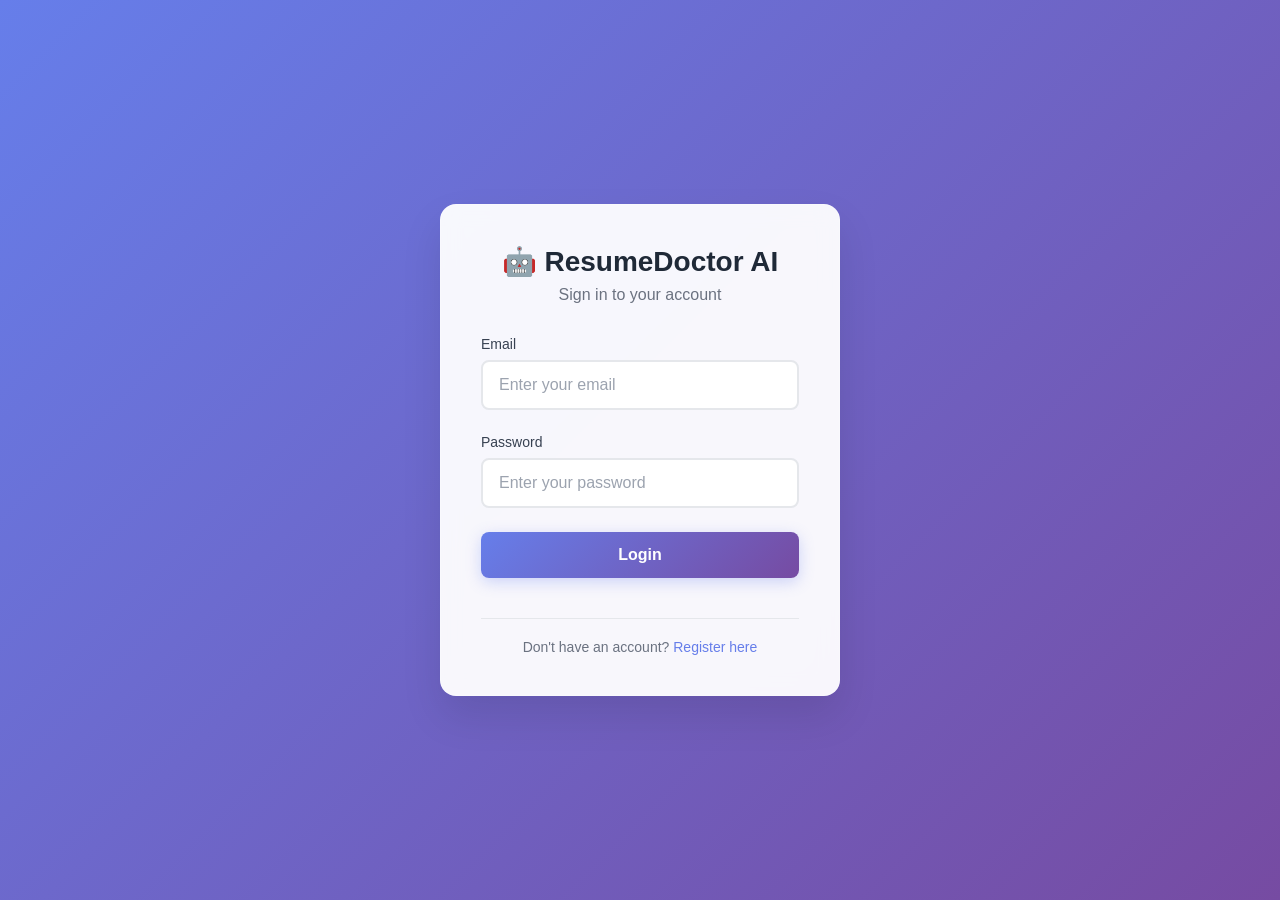
<file: frontend/us10_scan_history.html>
<!DOCTYPE html>
<html lang="en">
<head>
    <meta charset="UTF-8">
    <meta name="viewport" content="width=device-width, initial-scale=1.0">
    <title>Scan History - ResumeDoctor AI</title>
    <link rel="stylesheet" href="static/css/us10_styles.css">
    <link href="https://fonts.googleapis.com/css2?family=Inter:wght@300;400;500;600;700;800;900&display=swap" rel="stylesheet">
</head>
<body>
    <!-- Header Navigation -->
    <header class="dashboard-header">
        <div class="nav-brand">
            <div class="logo-dot"></div>
            <span class="brand-text">ResumeDoctor AI</span>
        </div>
        <nav class="nav-menu">
            <a href="us10_dashboard.html" class="nav-item">
                <span class="nav-icon">🏠</span>
                Dashboard
            </a>
            <a href="us10_scan_history.html" class="nav-item active">
                <span class="nav-icon">📊</span>
                Scan History
            </a>
            <a href="us10_account.html" class="nav-item">
                <span class="nav-icon">⚙️</span>
                Account
            </a>
            <button class="nav-item logout-btn" onclick="logout()">
                <span class="nav-icon">🚪</span>
                Logout
            </button>
        </nav>
    </header>

    <!-- Main Content -->
    <main class="dashboard-content">
        <div class="container">
            <!-- Page Header -->
            <section class="page-header">
                <h1 class="page-title">Scan History</h1>
                <p class="page-subtitle">View your recent resume-job description matching analyses</p>
            </section>

            <!-- Filters and Controls -->
            <section class="history-controls">
                <div class="controls-row">
                    <div class="filter-group">
                        <label for="sort-select">Sort by:</label>
                        <select id="sort-select" class="filter-select">
                            <option value="created_at_desc">Newest First</option>
                            <option value="created_at_asc">Oldest First</option>
                            <option value="score_desc">Highest Score</option>
                            <option value="score_asc">Lowest Score</option>
                        </select>
                    </div>
                    <div class="filter-group">
                        <label for="score-filter">Filter by Score:</label>
                        <select id="score-filter" class="filter-select">
                            <option value="">All Scores</option>
                            <option value="excellent">Excellent (80-100%)</option>
                            <option value="good">Good (60-79%)</option>
                            <option value="fair">Fair (40-59%)</option>
                            <option value="poor">Poor (0-39%)</option>
                        </select>
                    </div>
                    <button class="refresh-btn" onclick="loadScanHistory()">
                        <span class="btn-icon">🔄</span>
                        Refresh
                    </button>
                </div>
            </section>

            <!-- Scan History List -->
            <section class="scan-history-section">
                <div id="scan-history-loading" class="loading-state" style="display: none;">
                    <div class="loading-spinner"></div>
                    <p>Loading scan history...</p>
                </div>

                <div id="scan-history-list" class="scan-history-list">
                    <!-- Scan history items will be populated here -->
                </div>

                <div id="scan-history-empty" class="empty-state" style="display: none;">
                    <div class="empty-icon">📊</div>
                    <h4>No Scan History Yet</h4>
                    <p>Upload a resume and job description to start analyzing matches</p>
                    <a href="us10_dashboard.html" class="btn-link">Go to Dashboard</a>
                </div>
            </section>

            <!-- Pagination -->
            <section class="pagination-section" id="pagination-section" style="display: none;">
                <div class="pagination-info">
                    <span id="pagination-info-text">Showing 1-5 of 10 results</span>
                </div>
                <div class="pagination-controls">
                    <button id="prev-page" class="pagination-btn" onclick="changePage(-1)">
                        ← Previous
                    </button>
                    <span id="page-numbers" class="page-numbers">
                        <!-- Page numbers will be populated here -->
                    </span>
                    <button id="next-page" class="pagination-btn" onclick="changePage(1)">
                        Next →
                    </button>
                </div>
            </section>
        </div>
    </main>

    <!-- Footer -->
    <footer class="footer">
        <div class="container">
            <div class="footer-content">
                <div class="footer-brand">
                    <div class="brand-icon">🤖</div>
                    <span class="brand-text">ResumeDoctor AI</span>
                    <p>The most advanced AI-powered resume optimization platform. Get 3x more interviews with intelligent ATS optimization.</p>
                </div>
                <div class="footer-links">
                    <div class="link-group">
                        <h4>Product</h4>
                        <a href="#" class="footer-link">Resume Scanner</a>
                        <a href="#" class="footer-link">Resume Builder</a>
                        <a href="#" class="footer-link">Cover Letters</a>
                        <a href="#" class="footer-link">LinkedIn Optimizer</a>
                        <a href="#" class="footer-link">Job Tracker</a>
                    </div>
                    <div class="link-group">
                        <h4>Support</h4>
                        <a href="#" class="footer-link">Help Center</a>
                        <a href="#" class="footer-link">Contact Us</a>
                        <a href="#" class="footer-link">Privacy Policy</a>
                        <a href="#" class="footer-link">Terms of Service</a>
                    </div>
                </div>
            </div>
            <div class="footer-bottom">
                <p>&copy; 2024 ResumeDoctor AI. All rights reserved.</p>
                <p>Trusted by 50,000+ job seekers</p>
            </div>
        </div>
    </footer>

    <script src="static/js/config.js"></script>
    <script src="static/js/us10_scan_history.js"></script>
</body>
</html>
</file>
<file: frontend/static/css/landing.css>
/* ResumeDoctor AI - Modern Landing Page Styles */

/* CSS Reset and Base Styles */
* {
    margin: 0;
    padding: 0;
    box-sizing: border-box;
}

:root {
    /* Colors */
    --primary: #4F46E5;
    --primary-light: #6366F1;
    --primary-dark: #3730A3;
    --secondary: #10B981;
    --accent: #F59E0B;
    --background: #F8FAFC;
    --surface: #FFFFFF;
    --text-primary: #1F2937;
    --text-secondary: #6B7280;
    --text-muted: #9CA3AF;
    --border: #E5E7EB;
    --border-light: #F3F4F6;
    
    /* Gradients */
    --gradient-primary: linear-gradient(135deg, #667eea 0%, #764ba2 100%);
    --gradient-hero: linear-gradient(135deg, #4F46E5 0%, #7C3AED 50%, #EC4899 100%);
    --gradient-card: linear-gradient(145deg, #ffffff 0%, #f8fafc 100%);
    
    /* Typography */
    --font-primary: 'Inter', -apple-system, BlinkMacSystemFont, sans-serif;
    --font-heading: 'Space Grotesk', -apple-system, BlinkMacSystemFont, sans-serif;
    
    /* Spacing */
    --container-max-width: 1200px;
    --section-padding: 80px 0;
    --border-radius: 12px;
    --border-radius-lg: 20px;
    
    /* Shadows */
    --shadow-sm: 0 1px 3px rgba(0, 0, 0, 0.1);
    --shadow-md: 0 4px 12px rgba(0, 0, 0, 0.1);
    --shadow-lg: 0 10px 25px rgba(0, 0, 0, 0.15);
    --shadow-xl: 0 20px 40px rgba(0, 0, 0, 0.1);
}

body {
    font-family: var(--font-primary);
    line-height: 1.6;
    color: var(--text-primary);
    background: var(--background);
    overflow-x: hidden;
}

/* Container */
.container {
    max-width: var(--container-max-width);
    margin: 0 auto;
    padding: 0 20px;
}

/* Navigation */
.navbar {
    position: fixed;
    top: 0;
    left: 0;
    right: 0;
    background: rgba(255, 255, 255, 0.95);
    backdrop-filter: blur(20px);
    border-bottom: 1px solid var(--border-light);
    z-index: 1000;
    transition: all 0.3s ease;
}

.nav-container {
    max-width: var(--container-max-width);
    margin: 0 auto;
    padding: 0 20px;
    display: flex;
    align-items: center;
    justify-content: space-between;
    height: 70px;
}

.nav-brand {
    display: flex;
    align-items: center;
    gap: 12px;
    font-weight: 700;
    font-size: 20px;
    color: var(--text-primary);
    text-decoration: none;
}

.brand-icon {
    font-size: 24px;
}

.brand-text {
    font-family: var(--font-heading);
}

.nav-menu {
    display: flex;
    align-items: center;
    gap: 32px;
}

.nav-link {
    color: var(--text-secondary);
    text-decoration: none;
    font-weight: 500;
    transition: color 0.3s ease;
    position: relative;
}

.nav-link:hover {
    color: var(--primary);
}

.nav-toggle {
    display: none;
    flex-direction: column;
    cursor: pointer;
    gap: 4px;
}

.nav-toggle span {
    width: 25px;
    height: 3px;
    background: var(--text-primary);
    transition: all 0.3s ease;
}

/* Buttons */
.btn {
    display: inline-flex;
    align-items: center;
    gap: 8px;
    padding: 12px 24px;
    border: none;
    border-radius: var(--border-radius);
    font-weight: 600;
    font-size: 14px;
    text-decoration: none;
    cursor: pointer;
    transition: all 0.3s ease;
    position: relative;
    overflow: hidden;
}

.btn-primary {
    background: var(--primary);
    color: white;
    box-shadow: var(--shadow-sm);
}

.btn-primary:hover {
    background: var(--primary-dark);
    transform: translateY(-2px);
    box-shadow: var(--shadow-md);
}

.btn-secondary {
    background: transparent;
    color: var(--primary);
    border: 2px solid var(--primary);
}

.btn-secondary:hover {
    background: var(--primary);
    color: white;
    transform: translateY(-2px);
}

.btn-outline {
    background: transparent;
    color: var(--text-primary);
    border: 2px solid var(--border);
}

.btn-outline:hover {
    border-color: var(--primary);
    color: var(--primary);
    transform: translateY(-2px);
}

.btn-large {
    padding: 16px 32px;
    font-size: 16px;
}

.btn-full {
    width: 100%;
    justify-content: center;
}

.btn-icon {
    font-size: 16px;
}

/* Hero Section */
.hero {
    padding: 120px 0 80px;
    background: linear-gradient(135deg, #667eea 0%, #764ba2 100%);
    color: white;
    position: relative;
    overflow: hidden;
}

.hero::before {
    content: '';
    position: absolute;
    top: 0;
    left: 0;
    right: 0;
    bottom: 0;
    background: url('data:image/svg+xml,<svg xmlns="http://www.w3.org/2000/svg" viewBox="0 0 100 100"><defs><pattern id="grain" width="100" height="100" patternUnits="userSpaceOnUse"><circle cx="25" cy="25" r="1" fill="white" opacity="0.1"/><circle cx="75" cy="75" r="1" fill="white" opacity="0.1"/><circle cx="50" cy="10" r="0.5" fill="white" opacity="0.1"/><circle cx="10" cy="60" r="0.5" fill="white" opacity="0.1"/><circle cx="90" cy="40" r="0.5" fill="white" opacity="0.1"/></pattern></defs><rect width="100" height="100" fill="url(%23grain)"/></svg>');
    pointer-events: none;
}

.hero-container {
    max-width: var(--container-max-width);
    margin: 0 auto;
    padding: 0 20px;
    display: grid;
    grid-template-columns: 1fr 1fr;
    gap: 60px;
    align-items: center;
    position: relative;
    z-index: 1;
}

.hero-badge {
    display: inline-flex;
    align-items: center;
    gap: 8px;
    background: rgba(255, 255, 255, 0.15);
    backdrop-filter: blur(10px);
    padding: 8px 16px;
    border-radius: 50px;
    font-size: 14px;
    font-weight: 500;
    margin-bottom: 24px;
    border: 1px solid rgba(255, 255, 255, 0.2);
}

.badge-icon {
    font-size: 16px;
}

.hero-title {
    font-family: var(--font-heading);
    font-size: 3.5rem;
    font-weight: 700;
    line-height: 1.1;
    margin-bottom: 24px;
}

.gradient-text {
    background: linear-gradient(135deg, #FFD700 0%, #FFA500 100%);
    -webkit-background-clip: text;
    -webkit-text-fill-color: transparent;
    background-clip: text;
}

.hero-description {
    font-size: 1.25rem;
    line-height: 1.6;
    margin-bottom: 32px;
    opacity: 0.9;
}

.hero-actions {
    display: flex;
    gap: 16px;
    margin-bottom: 48px;
}

.hero-stats {
    display: flex;
    gap: 48px;
}

.stat-item {
    text-align: center;
}

.stat-number {
    font-size: 2.5rem;
    font-weight: 800;
    font-family: var(--font-heading);
    margin-bottom: 4px;
}

.stat-label {
    font-size: 14px;
    opacity: 0.8;
}

/* Dashboard Mockup */
.hero-visual {
    display: flex;
    justify-content: center;
    align-items: center;
}

.dashboard-mockup {
    background: white;
    border-radius: var(--border-radius-lg);
    box-shadow: var(--shadow-xl);
    overflow: hidden;
    width: 100%;
    max-width: 500px;
    color: var(--text-primary);
}

.mockup-header {
    background: var(--border-light);
    padding: 16px 20px;
    display: flex;
    align-items: center;
    gap: 12px;
    border-bottom: 1px solid var(--border);
}

.mockup-dots {
    display: flex;
    gap: 6px;
}

.dot {
    width: 12px;
    height: 12px;
    border-radius: 50%;
}

.dot.red { background: #EF4444; }
.dot.yellow { background: #F59E0B; }
.dot.green { background: #10B981; }

.mockup-title {
    font-weight: 600;
    font-size: 14px;
    color: var(--text-secondary);
}

.mockup-content {
    padding: 24px;
}

.score-section {
    text-align: center;
    margin-bottom: 24px;
}

.score-title {
    font-size: 16px;
    font-weight: 600;
    margin-bottom: 16px;
    color: var(--text-secondary);
}

.score-circle {
    width: 120px;
    height: 120px;
    border-radius: 50%;
    background: conic-gradient(var(--secondary) 0deg, var(--secondary) 313deg, var(--border-light) 313deg);
    display: flex;
    align-items: center;
    justify-content: center;
    margin: 0 auto;
    position: relative;
}

.score-circle::before {
    content: '';
    position: absolute;
    width: 90px;
    height: 90px;
    background: white;
    border-radius: 50%;
}

.score-value {
    font-size: 28px;
    font-weight: 800;
    color: var(--secondary);
    z-index: 1;
}

.metrics-grid {
    display: grid;
    grid-template-columns: 1fr 1fr;
    gap: 16px;
}

.metric-item {
    text-align: center;
    padding: 12px;
    background: var(--border-light);
    border-radius: var(--border-radius);
}

.metric-label {
    font-size: 12px;
    color: var(--text-secondary);
    margin-bottom: 4px;
}

.metric-value {
    font-weight: 700;
    color: var(--text-primary);
}

.metric-status {
    font-weight: 600;
    font-size: 12px;
    padding: 2px 8px;
    border-radius: 12px;
}

.metric-status.excellent {
    background: #DCFCE7;
    color: #166534;
}

.metric-status.enhanced {
    background: #DBEAFE;
    color: #1E40AF;
}

/* Upload Section */
.upload-section {
    padding: var(--section-padding);
    background: white;
}

.section-title {
    font-family: var(--font-heading);
    font-size: 2.5rem;
    font-weight: 700;
    text-align: center;
    margin-bottom: 16px;
    color: var(--text-primary);
}

.section-description {
    font-size: 1.125rem;
    text-align: center;
    color: var(--text-secondary);
    margin-bottom: 48px;
    max-width: 600px;
    margin-left: auto;
    margin-right: auto;
}

.upload-container {
    max-width: 600px;
    margin: 0 auto;
}

.upload-area {
    border: 2px dashed var(--border);
    border-radius: var(--border-radius-lg);
    padding: 48px 24px;
    text-align: center;
    background: var(--border-light);
    transition: all 0.3s ease;
    cursor: pointer;
}

.upload-area:hover {
    border-color: var(--primary);
    background: rgba(79, 70, 229, 0.05);
}

.upload-icon {
    font-size: 48px;
    margin-bottom: 16px;
}

.upload-area h3 {
    font-size: 1.25rem;
    font-weight: 600;
    margin-bottom: 8px;
    color: var(--text-primary);
}

.upload-area p {
    color: var(--text-secondary);
    margin-bottom: 24px;
}

.upload-security {
    display: flex;
    align-items: center;
    justify-content: center;
    gap: 8px;
    margin-top: 16px;
    color: var(--text-secondary);
    font-size: 14px;
}

.security-icon {
    color: var(--secondary);
}

/* Features Section */
.features {
    padding: var(--section-padding);
    background: var(--background);
}

.features-header {
    text-align: center;
    margin-bottom: 64px;
}

.section-badge {
    display: inline-block;
    background: var(--primary);
    color: white;
    padding: 8px 16px;
    border-radius: 50px;
    font-size: 14px;
    font-weight: 600;
    margin-bottom: 16px;
}

.features-grid {
    display: grid;
    grid-template-columns: repeat(auto-fit, minmax(350px, 1fr));
    gap: 32px;
}

.feature-card {
    background: white;
    padding: 32px;
    border-radius: var(--border-radius-lg);
    box-shadow: var(--shadow-sm);
    transition: all 0.3s ease;
    border: 1px solid var(--border-light);
}

.feature-card:hover {
    transform: translateY(-4px);
    box-shadow: var(--shadow-lg);
}

.feature-icon {
    width: 64px;
    height: 64px;
    border-radius: 16px;
    display: flex;
    align-items: center;
    justify-content: center;
    font-size: 28px;
    margin-bottom: 20px;
}

.feature-icon.brain { background: linear-gradient(135deg, #667eea 0%, #764ba2 100%); }
.feature-icon.auto { background: linear-gradient(135deg, #f093fb 0%, #f5576c 100%); }
.feature-icon.predict { background: linear-gradient(135deg, #4facfe 0%, #00f2fe 100%); }
.feature-icon.ats { background: linear-gradient(135deg, #43e97b 0%, #38f9d7 100%); }
.feature-icon.insights { background: linear-gradient(135deg, #fa709a 0%, #fee140 100%); }
.feature-icon.realtime { background: linear-gradient(135deg, #a8edea 0%, #fed6e3 100%); }

.feature-card h3 {
    font-family: var(--font-heading);
    font-size: 1.25rem;
    font-weight: 600;
    margin-bottom: 12px;
    color: var(--text-primary);
}

.feature-card p {
    color: var(--text-secondary);
    line-height: 1.6;
}

/* Dashboard Preview Section */
.dashboard-preview {
    padding: var(--section-padding);
    background: white;
}

.dashboard-showcase {
    max-width: 900px;
    margin: 0 auto;
}

.dashboard-frame {
    background: white;
    border-radius: var(--border-radius-lg);
    box-shadow: var(--shadow-xl);
    overflow: hidden;
    border: 1px solid var(--border);
}

.dashboard-header-preview {
    background: var(--primary);
    color: white;
    padding: 24px;
    display: flex;
    justify-content: space-between;
    align-items: center;
}

.welcome-text {
    font-size: 1.25rem;
    font-weight: 600;
}

.notification {
    font-size: 14px;
    opacity: 0.9;
}

.new-resume-btn {
    background: rgba(255, 255, 255, 0.2);
    color: white;
    border: none;
    padding: 8px 16px;
    border-radius: var(--border-radius);
    font-weight: 500;
    cursor: pointer;
}

.dashboard-stats {
    display: grid;
    grid-template-columns: repeat(3, 1fr);
    gap: 24px;
    padding: 24px;
    background: var(--border-light);
}

.stat-card {
    background: white;
    padding: 20px;
    border-radius: var(--border-radius);
    text-align: center;
    box-shadow: var(--shadow-sm);
}

.stat-card .stat-number {
    font-size: 2rem;
    font-weight: 800;
    color: var(--primary);
    margin-bottom: 4px;
}

.stat-card .stat-label {
    color: var(--text-secondary);
    font-size: 14px;
    margin-bottom: 8px;
}

.stat-change {
    font-size: 12px;
    font-weight: 500;
}

.stat-change.positive {
    color: var(--secondary);
}

.recent-applications {
    padding: 24px;
}

.recent-applications h4 {
    margin-bottom: 16px;
    color: var(--text-primary);
    font-weight: 600;
}

.application-item {
    display: flex;
    align-items: center;
    gap: 16px;
    padding: 16px;
    background: var(--border-light);
    border-radius: var(--border-radius);
    margin-bottom: 12px;
}

.app-info {
    flex: 1;
}

.app-title {
    font-weight: 600;
    color: var(--text-primary);
    margin-bottom: 4px;
}

.app-company {
    color: var(--text-secondary);
    font-size: 14px;
}

.app-score {
    background: var(--secondary);
    color: white;
    padding: 4px 12px;
    border-radius: 12px;
    font-size: 12px;
    font-weight: 600;
}

.app-status {
    background: var(--border);
    color: var(--text-secondary);
    padding: 4px 12px;
    border-radius: 12px;
    font-size: 12px;
    font-weight: 500;
}

.app-status.interview {
    background: var(--accent);
    color: white;
}

/* Pricing Section */
.pricing {
    padding: var(--section-padding);
    background: var(--background);
}

.pricing-grid {
    display: grid;
    grid-template-columns: repeat(auto-fit, minmax(300px, 1fr));
    gap: 32px;
    max-width: 1000px;
    margin: 0 auto;
}

.pricing-card {
    background: white;
    border-radius: var(--border-radius-lg);
    padding: 32px;
    box-shadow: var(--shadow-sm);
    border: 1px solid var(--border);
    position: relative;
    transition: all 0.3s ease;
}

.pricing-card:hover {
    transform: translateY(-4px);
    box-shadow: var(--shadow-lg);
}

.pricing-card.featured {
    border-color: var(--primary);
    transform: scale(1.05);
}

.plan-badge {
    position: absolute;
    top: -12px;
    left: 50%;
    transform: translateX(-50%);
    background: var(--primary);
    color: white;
    padding: 6px 16px;
    border-radius: 50px;
    font-size: 12px;
    font-weight: 600;
}

.plan-header {
    text-align: center;
    margin-bottom: 32px;
}

.plan-header h3 {
    font-family: var(--font-heading);
    font-size: 1.5rem;
    font-weight: 700;
    margin-bottom: 16px;
    color: var(--text-primary);
}

.plan-price {
    display: flex;
    align-items: baseline;
    justify-content: center;
    gap: 8px;
}

.price {
    font-size: 3rem;
    font-weight: 800;
    color: var(--primary);
}

.period {
    color: var(--text-secondary);
    font-size: 14px;
}

.plan-features {
    list-style: none;
    margin-bottom: 32px;
}

.plan-features li {
    padding: 8px 0;
    color: var(--text-secondary);
    position: relative;
    padding-left: 24px;
}

.plan-features li::before {
    content: '✓';
    position: absolute;
    left: 0;
    color: var(--secondary);
    font-weight: bold;
}

/* Footer */
.footer {
    background: var(--text-primary);
    color: white;
    padding: 64px 0 32px;
}

.footer-content {
    display: grid;
    grid-template-columns: 1fr 1fr;
    gap: 64px;
    margin-bottom: 48px;
}

.footer-brand {
    display: flex;
    flex-direction: column;
    gap: 16px;
}

.footer-brand .brand-icon {
    font-size: 32px;
}

.footer-brand .brand-text {
    font-family: var(--font-heading);
    font-size: 24px;
    font-weight: 700;
}

.footer-brand p {
    color: rgba(255, 255, 255, 0.8);
    line-height: 1.6;
    max-width: 400px;
}

.footer-links {
    display: grid;
    grid-template-columns: 1fr 1fr;
    gap: 32px;
}

.link-group h4 {
    font-weight: 600;
    margin-bottom: 16px;
    color: white;
}

.footer-link {
    display: block;
    color: rgba(255, 255, 255, 0.8);
    text-decoration: none;
    padding: 4px 0;
    transition: color 0.3s ease;
}

.footer-link:hover {
    color: white;
}

.footer-bottom {
    border-top: 1px solid rgba(255, 255, 255, 0.1);
    padding-top: 32px;
    display: flex;
    justify-content: space-between;
    align-items: center;
    color: rgba(255, 255, 255, 0.6);
}

/* Responsive Design */
@media (max-width: 768px) {
    .nav-menu {
        position: fixed;
        top: 70px;
        left: 0;
        right: 0;
        background: white;
        flex-direction: column;
        padding: 20px;
        box-shadow: var(--shadow-md);
        transform: translateY(-100%);
        opacity: 0;
        visibility: hidden;
        transition: all 0.3s ease;
    }

    .nav-menu.active {
        transform: translateY(0);
        opacity: 1;
        visibility: visible;
    }

    .nav-toggle {
        display: flex;
    }

    .hero-container {
        grid-template-columns: 1fr;
        gap: 40px;
        text-align: center;
    }

    .hero-title {
        font-size: 2.5rem;
    }

    .hero-actions {
        flex-direction: column;
        align-items: center;
    }

    .hero-stats {
        justify-content: center;
        gap: 32px;
    }

    .features-grid {
        grid-template-columns: 1fr;
    }

    .dashboard-stats {
        grid-template-columns: 1fr;
    }

    .dashboard-header-preview {
        flex-direction: column;
        gap: 12px;
        text-align: center;
    }

    .pricing-grid {
        grid-template-columns: 1fr;
    }

    .pricing-card.featured {
        transform: none;
    }

    .footer-content {
        grid-template-columns: 1fr;
        gap: 32px;
    }

    .footer-links {
        grid-template-columns: 1fr;
    }

    .footer-bottom {
        flex-direction: column;
        gap: 16px;
        text-align: center;
    }
}

@media (max-width: 480px) {
    .hero {
        padding: 100px 0 60px;
    }

    .hero-title {
        font-size: 2rem;
    }

    .section-title {
        font-size: 2rem;
    }

    .upload-area {
        padding: 32px 16px;
    }

    .feature-card {
        padding: 24px;
    }

    .pricing-card {
        padding: 24px;
    }
}

/* Animations */
@keyframes fadeInUp {
    from {
        opacity: 0;
        transform: translateY(30px);
    }
    to {
        opacity: 1;
        transform: translateY(0);
    }
}

@keyframes pulse {
    0%, 100% {
        transform: scale(1);
    }
    50% {
        transform: scale(1.05);
    }
}

.hero-badge {
    animation: pulse 2s infinite;
}

/* Scroll animations */
.fade-in {
    opacity: 0;
    transform: translateY(30px);
    transition: all 0.6s ease;
}

.fade-in.visible {
    opacity: 1;
    transform: translateY(0);
}

/* Loading states */
.loading {
    position: relative;
    pointer-events: none;
}

.loading::after {
    content: '';
    position: absolute;
    top: 50%;
    left: 50%;
    width: 20px;
    height: 20px;
    margin: -10px 0 0 -10px;
    border: 2px solid transparent;
    border-top: 2px solid currentColor;
    border-radius: 50%;
    animation: spin 1s linear infinite;
}

@keyframes spin {
    0% { transform: rotate(0deg); }
    100% { transform: rotate(360deg); }
}
</file>
<file: frontend/static/css/us10_styles.css>
/* Resume Doctor.Ai - Clean Dashboard Styles */

* {
    margin: 0;
    padding: 0;
    box-sizing: border-box;
}

body {
    font-family: -apple-system, BlinkMacSystemFont, 'Segoe UI', Roboto, Oxygen, Ubuntu, Cantarell, sans-serif;
    background-color: #f8fafc;
    color: #1f2937;
    line-height: 1.6;
    min-height: 100vh;
}

/* Header Navigation */
.dashboard-header {
    background: rgba(255, 255, 255, 0.95);
    backdrop-filter: blur(10px);
    box-shadow: 0 1px 3px rgba(0, 0, 0, 0.1);
    border-bottom: 1px solid #e5e7eb;
    padding: 16px 32px;
    display: flex;
    justify-content: space-between;
    align-items: center;
    position: sticky;
    top: 0;
    z-index: 100;
}

.nav-brand {
    display: flex;
    align-items: center;
    gap: 8px;
}

.logo-dot {
    width: 16px;
    height: 16px;
    background: #667eea;
    border-radius: 50%;
}

.brand-text {
    font-size: 1.25rem;
    font-weight: 700;
    color: #1f2937;
}

.dashboard-nav {
    display: flex;
    align-items: center;
    gap: 24px;
}

.nav-item {
    color: #1f2937;
    text-decoration: none;
    padding: 8px 16px;
    border-radius: 8px;
    font-weight: 500;
    transition: all 0.2s ease;
}

.nav-item:hover {
    background: rgba(102, 126, 234, 0.1);
    color: #667eea;
}

.nav-item.active {
    background: rgba(102, 126, 234, 0.1);
    color: #667eea;
}

.user-greeting {
    color: #1f2937;
    font-weight: 600;
    margin-left: 16px;
}

.logout-btn {
    background: none;
    border: none;
    color: #6b7280;
    cursor: pointer;
    padding: 8px;
    border-radius: 6px;
    transition: all 0.2s ease;
    margin-left: 12px;
}

.logout-btn:hover {
    background: rgba(239, 68, 68, 0.1);
    color: #ef4444;
}

.logout-btn svg {
    width: 20px;
    height: 20px;
}

/* Main Content */
.dashboard-content {
    padding: 0;
}

.container {
    max-width: 1200px;
    margin: 0 auto;
    padding: 32px 20px;
}

/* Welcome Banner */
.welcome-banner {
    background: linear-gradient(135deg, #667eea 0%, #764ba2 100%);
    color: white;
    padding: 40px 32px;
    border-radius: 12px;
    text-align: center;
    margin-bottom: 32px;
    box-shadow: 0 4px 20px rgba(102, 126, 234, 0.3);
}

.welcome-title {
    font-size: 2rem;
    font-weight: 700;
    margin-bottom: 8px;
}

.welcome-subtitle {
    font-size: 1.25rem;
    font-weight: 500;
    opacity: 0.9;
}

/* Statistics Section */
.stats-section {
    margin-bottom: 40px;
}

.stats-grid {
    display: grid;
    grid-template-columns: repeat(auto-fit, minmax(200px, 1fr));
    gap: 20px;
}

.stat-card {
    background: #f9fafb;
    border: 1px solid #e2e8f0;
    border-radius: 12px;
    padding: 24px;
    text-align: center;
    transition: all 0.2s ease;
    cursor: default;
}

.stat-card:hover {
    box-shadow: 0 4px 20px rgba(37, 99, 235, 0.2);
    transform: translateY(-2px);
}

.stat-number {
    font-size: 2.25rem;
    font-weight: 700;
    color: #1f2937;
    margin-bottom: 8px;
    line-height: 1;
}

.stat-label {
    font-size: 1rem;
    font-weight: 500;
    color: #6b7280;
}

/* Recent Scan History */
.recent-scan-history {
    background: white;
    border-radius: 12px;
    padding: 24px;
    box-shadow: 0 1px 3px rgba(0, 0, 0, 0.1);
    border: 1px solid #e2e8f0;
}

.section-title {
    font-size: 1.375rem;
    font-weight: 700;
    color: #1f2937;
    margin-bottom: 20px;
}

.scan-card {
    border: 1px solid #e2e8f0;
    border-radius: 12px;
    padding: 20px;
    background: #f9fafb;
}

.scan-header {
    display: flex;
    align-items: center;
    gap: 12px;
    margin-bottom: 8px;
}

.document-icon {
    font-size: 22px;
    color: #667eea;
}

.file-name {
    font-weight: 700;
    color: #1f2937;
    font-size: 1.125rem;
    margin: 0;
}

.scan-meta {
    margin-bottom: 12px;
}

.job-description {
    font-size: 0.875rem;
    font-weight: 500;
    color: #6b7280;
    margin: 0 0 4px 34px;
}

.scan-date {
    font-size: 0.75rem;
    font-weight: 400;
    color: #cbd5e1;
    margin: 0 0 12px 34px;
}

.score-summary {
    display: flex;
    align-items: center;
    gap: 12px;
    margin-bottom: 16px;
    flex-wrap: wrap;
}

.match-percentage {
    background: #fee2e2;
    color: #991b1b;
    padding: 6px 12px;
    border-radius: 20px;
    font-size: 0.9rem;
    font-weight: 700;
}

.keyword-count {
    color: #6b7280;
    font-weight: 500;
    font-size: 0.875rem;
}

.keyword-breakdown {
    background: white;
    border-radius: 12px;
    padding: 16px 12px;
    display: flex;
    gap: 16px;
    justify-content: center;
    flex-wrap: wrap;
}

.keyword-item {
    flex: 1;
    background: #f1f5f9;
    border-radius: 8px;
    padding: 12px 8px;
    text-align: center;
    min-width: 80px;
}

.keyword-percentage {
    font-weight: 700;
    color: #1f2937;
    font-size: 1rem;
    margin-bottom: 4px;
}

.keyword-label {
    font-weight: 400;
    font-size: 0.85rem;
    color: #6b7280;
}

/* Responsive Design */
@media (max-width: 768px) {
    .dashboard-header {
        flex-direction: column;
        gap: 16px;
        padding: 16px 20px;
    }
    
    .dashboard-nav {
        flex-wrap: wrap;
        justify-content: center;
        gap: 16px;
    }
    
    .container {
        padding: 20px 16px;
    }
    
    .welcome-title {
        font-size: 1.5rem;
    }
    
    .welcome-subtitle {
        font-size: 1rem;
    }
    
    .stats-grid {
        grid-template-columns: 1fr;
        gap: 16px;
    }
    
    .keyword-breakdown {
        flex-direction: column;
        gap: 8px;
    }
    
    .score-summary {
        flex-direction: column;
        align-items: flex-start;
        gap: 8px;
    }
}

@media (max-width: 480px) {
    .dashboard-header {
        padding: 12px 16px;
    }
    
    .brand-text {
        font-size: 1.125rem;
    }
    
    .nav-item {
        padding: 6px 12px;
        font-size: 0.9rem;
    }
    
    .welcome-banner {
        padding: 24px 20px;
    }
    
    .welcome-title {
        font-size: 1.25rem;
    }
    
    .welcome-subtitle {
        font-size: 0.9rem;
    }
    
    .recent-scan-history {
        padding: 16px;
    }
    
    .scan-card {
        padding: 16px;
    }
}

/* Resume Analysis Section */
.resume-analysis-section {
    background: white;
    border-radius: 12px;
    padding: 32px;
    margin-top: 40px;
    box-shadow: 0 1px 3px rgba(0, 0, 0, 0.1);
    border: 1px solid #e2e8f0;
}

.analysis-header {
    background: linear-gradient(135deg, #667eea 0%, #764ba2 100%);
    color: white;
    padding: 24px 32px;
    border-radius: 12px;
    text-align: center;
    margin-bottom: 32px;
    box-shadow: 0 4px 20px rgba(102, 126, 234, 0.3);
}

.analysis-title {
    font-size: 1.5rem;
    font-weight: 700;
    margin: 0;
}

.analysis-grid {
    display: grid;
    grid-template-columns: 1fr 1fr;
    gap: 20px;
    margin-bottom: 32px;
}

.resume-section,
.job-section {
    background: #f9fafb;
    border: 1px solid #e2e8f0;
    border-radius: 12px;
    padding: 24px;
    transition: all 0.2s ease;
}

.resume-section:hover,
.job-section:hover {
    box-shadow: 0 4px 20px rgba(37, 99, 235, 0.2);
    transform: translateY(-2px);
}

.section-header {
    display: flex;
    align-items: center;
    gap: 12px;
    margin-bottom: 20px;
}

.section-icon {
    font-size: 22px;
    color: #667eea;
}

.section-title {
    font-size: 1.125rem;
    font-weight: 700;
    margin: 0;
    flex: 1;
    color: #1f2937;
}

.select-saved-btn {
    background: rgba(102, 126, 234, 0.1);
    color: #667eea;
    border: 1px solid rgba(102, 126, 234, 0.2);
    border-radius: 8px;
    padding: 6px 12px;
    font-size: 12px;
    font-weight: 500;
    cursor: pointer;
    transition: all 0.2s ease;
}

.select-saved-btn:hover {
    background: rgba(102, 126, 234, 0.2);
    color: #5a67d8;
}

.tab-container {
    display: flex;
    gap: 10px;
    justify-content: center;
    margin-bottom: 20px;
}

.tab-btn {
    background: #6b7280;
    color: white;
    border: none;
    border-radius: 8px;
    padding: 8px 16px;
    font-size: 14px;
    font-weight: 500;
    cursor: pointer;
    transition: all 0.2s ease;
    display: flex;
    align-items: center;
    gap: 6px;
}

.tab-btn:hover {
    background: #4b5563;
}

.tab-btn.active {
    background: rgba(102, 126, 234, 0.1);
    color: #667eea;
}

.tab-btn.active:hover {
    background: rgba(102, 126, 234, 0.2);
}

.tab-icon {
    font-size: 14px;
}

.tab-content {
    position: relative;
}

.tab-pane {
    display: none;
}

.tab-pane.active {
    display: block;
}

.upload-area {
    border: 2px dashed #e2e8f0;
    border-radius: 12px;
    padding: 40px 20px;
    text-align: center;
    cursor: pointer;
    transition: all 0.2s ease;
    background: white;
}

.upload-area:hover {
    border-color: #667eea;
    background: rgba(102, 126, 234, 0.05);
}

.upload-icon {
    font-size: 48px;
    margin-bottom: 16px;
    color: #667eea;
}

.upload-text {
    color: #1f2937;
    font-size: 16px;
    font-weight: 600;
    margin-bottom: 8px;
}

.upload-subtext {
    color: #6b7280;
    font-size: 14px;
}

.saved-placeholder {
    background: white;
    border: 1px solid #e2e8f0;
    border-radius: 12px;
    padding: 20px;
    color: #6b7280;
    font-size: 14px;
    text-align: center;
}

.saved-item {
    background: white;
    border: 1px solid #e2e8f0;
    border-radius: 8px;
    padding: 12px 16px;
    margin-bottom: 8px;
    cursor: pointer;
    transition: all 0.2s ease;
}

.saved-item:hover {
    border-color: #3b82f6;
    box-shadow: 0 2px 4px rgba(59, 130, 246, 0.1);
}

.saved-item-name {
    font-weight: 600;
    color: #1f2937;
    margin-bottom: 4px;
}

.saved-item-date {
    font-size: 12px;
    color: #6b7280;
}

.example-section {
    margin-bottom: 16px;
}

.example-title {
    color: #1f2937;
    font-weight: 600;
    margin-bottom: 8px;
    font-size: 14px;
}

.example-box {
    background: #f1f5f9;
    border: 1px solid #e2e8f0;
    border-radius: 8px;
    padding: 12px;
    font-size: 14px;
    color: #4b5563;
    max-height: 120px;
    overflow-y: auto;
    line-height: 1.5;
}

.job-textarea {
    width: 100%;
    background: white;
    border: 1px solid #e2e8f0;
    border-radius: 8px;
    padding: 12px;
    font-size: 14px;
    font-family: inherit;
    resize: vertical;
    margin-bottom: 12px;
    transition: border-color 0.2s ease;
}

.job-textarea:focus {
    outline: none;
    border-color: #667eea;
    box-shadow: 0 0 0 3px rgba(102, 126, 234, 0.1);
}

.job-textarea::placeholder {
    color: #9ca3af;
}

.save-btn {
    background: #667eea;
    color: white;
    border: none;
    border-radius: 8px;
    padding: 8px 16px;
    font-size: 14px;
    font-weight: 500;
    cursor: pointer;
    transition: all 0.2s ease;
    display: flex;
    align-items: center;
    gap: 6px;
}

.save-btn:hover:not(:disabled) {
    background: #5a67d8;
}

.save-btn:disabled {
    opacity: 0.5;
    background: #9ca3af;
    cursor: not-allowed;
}

.action-buttons {
    display: flex;
    gap: 20px;
    justify-content: center;
}

.action-btn {
    padding: 16px 32px;
    border-radius: 12px;
    font-size: 16px;
    font-weight: 600;
    cursor: pointer;
    transition: all 0.2s ease;
    border: none;
    display: flex;
    align-items: center;
    gap: 8px;
    min-width: 200px;
    justify-content: center;
}

.action-btn.basic {
    background: linear-gradient(135deg, #667eea 0%, #764ba2 100%);
    color: white;
    box-shadow: 0 4px 20px rgba(102, 126, 234, 0.3);
}

.action-btn.basic:hover {
    background: linear-gradient(135deg, #5a67d8 0%, #6b46c1 100%);
    transform: translateY(-2px);
    box-shadow: 0 8px 25px rgba(102, 126, 234, 0.4);
}

.action-btn.premium {
    background: linear-gradient(135deg, #764ba2 0%, #667eea 100%);
    color: white;
    box-shadow: 0 4px 20px rgba(118, 75, 162, 0.3);
}

.action-btn.premium:hover {
    background: linear-gradient(135deg, #6b46c1 0%, #5a67d8 100%);
    transform: translateY(-2px);
    box-shadow: 0 8px 25px rgba(118, 75, 162, 0.4);
}

.btn-icon {
    font-size: 18px;
}

/* Responsive Design for Resume Analysis */
@media (max-width: 768px) {
    .analysis-grid {
        grid-template-columns: 1fr;
        gap: 20px;
    }
    
    .action-buttons {
        flex-direction: column;
        align-items: center;
    }
    
    .action-btn {
        width: 100%;
        max-width: 300px;
    }
    
    .resume-analysis-section {
        padding: 20px;
    }
}

@media (max-width: 480px) {
    .tab-container {
        flex-direction: column;
        gap: 8px;
    }
    
    .tab-btn {
        justify-content: center;
    }
    
    .upload-area {
        padding: 30px 15px;
    }
    
    .upload-icon {
        font-size: 36px;
    }
}

/* Suggestions Section */
.suggestions-section {
    background: white;
    border-radius: 12px;
    box-shadow: 0 1px 3px rgba(0, 0, 0, 0.1);
    margin: 24px 0;
    overflow: hidden;
}

.suggestion-type-toggle {
    display: flex;
    gap: 8px;
}

.toggle-btn {
    padding: 8px 16px;
    border: 1px solid #e5e7eb;
    background: white;
    border-radius: 6px;
    font-size: 14px;
    font-weight: 500;
    cursor: pointer;
    transition: all 0.2s ease;
}

.toggle-btn.active {
    background: #667eea;
    color: white;
    border-color: #667eea;
}

.toggle-btn:hover:not(.active) {
    background: #f3f4f6;
}

.suggestions-content {
    padding: 24px;
}

.suggestions-list {
    display: flex;
    flex-direction: column;
    gap: 16px;
}

.suggestion-item {
    background: #f8fafc;
    border: 1px solid #e5e7eb;
    border-radius: 8px;
    padding: 16px;
    transition: all 0.2s ease;
}

.suggestion-item:hover {
    border-color: #667eea;
    box-shadow: 0 2px 8px rgba(102, 126, 234, 0.1);
}

.suggestion-header {
    display: flex;
    align-items: center;
    justify-content: between;
    margin-bottom: 8px;
}

.suggestion-priority {
    display: inline-block;
    padding: 4px 8px;
    border-radius: 4px;
    font-size: 12px;
    font-weight: 600;
    text-transform: uppercase;
}

.suggestion-priority.critical {
    background: #fee2e2;
    color: #dc2626;
}

.suggestion-priority.high {
    background: #fef3c7;
    color: #d97706;
}

.suggestion-priority.medium {
    background: #dbeafe;
    color: #2563eb;
}

.suggestion-title {
    font-size: 16px;
    font-weight: 600;
    color: #1f2937;
    margin-bottom: 8px;
}

.suggestion-description {
    color: #6b7280;
    margin-bottom: 12px;
    line-height: 1.5;
}

.suggestion-action {
    background: #f3f4f6;
    border-radius: 6px;
    padding: 12px;
    font-size: 14px;
    color: #374151;
    border-left: 3px solid #667eea;
}

.suggestion-keywords {
    display: flex;
    flex-wrap: wrap;
    gap: 6px;
    margin-top: 8px;
}

.keyword-tag {
    background: #667eea;
    color: white;
    padding: 4px 8px;
    border-radius: 4px;
    font-size: 12px;
    font-weight: 500;
}

.loading-state {
    text-align: center;
    padding: 40px;
    color: #6b7280;
}

.loading-spinner {
    width: 32px;
    height: 32px;
    border: 3px solid #e5e7eb;
    border-top: 3px solid #667eea;
    border-radius: 50%;
    animation: spin 1s linear infinite;
    margin: 0 auto 16px;
}

@keyframes spin {
    0% { transform: rotate(0deg); }
    100% { transform: rotate(360deg); }
}

.empty-state {
    text-align: center;
    padding: 40px;
    color: #6b7280;
}

.empty-icon {
    font-size: 48px;
    margin-bottom: 16px;
}

.empty-state h4 {
    font-size: 18px;
    font-weight: 600;
    color: #374151;
    margin-bottom: 8px;
}

.empty-state p {
    font-size: 14px;
}

/* Matching Score Section */
.matching-score-section {
    background: white;
    border-radius: 16px;
    padding: 32px;
    margin-bottom: 32px;
    box-shadow: 0 1px 3px rgba(0, 0, 0, 0.1);
    border: 1px solid #e5e7eb;
}

.matching-score-content {
    display: grid;
    grid-template-columns: 1fr 2fr;
    gap: 32px;
    align-items: start;
}

.overall-score-container {
    display: flex;
    flex-direction: column;
    align-items: center;
    text-align: center;
}

.circular-progress {
    position: relative;
    width: 160px;
    height: 160px;
    border-radius: 50%;
    background: conic-gradient(
        #667eea 0deg,
        #667eea calc(var(--progress, 0) * 3.6deg),
        #e5e7eb calc(var(--progress, 0) * 3.6deg),
        #e5e7eb 360deg
    );
    display: flex;
    align-items: center;
    justify-content: center;
    margin-bottom: 16px;
}

.circular-progress::before {
    content: '';
    position: absolute;
    width: 120px;
    height: 120px;
    background: white;
    border-radius: 50%;
}

.progress-text {
    position: relative;
    z-index: 1;
    display: flex;
    flex-direction: column;
    align-items: center;
}

.score-value {
    font-size: 28px;
    font-weight: 700;
    color: #1f2937;
    line-height: 1;
}

.score-label {
    font-size: 12px;
    color: #6b7280;
    font-weight: 500;
    margin-top: 4px;
}

.score-category {
    padding: 8px 16px;
    border-radius: 20px;
    font-size: 14px;
    font-weight: 600;
    text-transform: uppercase;
    letter-spacing: 0.5px;
}

.score-category.excellent {
    background: #d1fae5;
    color: #065f46;
}

.score-category.good {
    background: #dbeafe;
    color: #1e40af;
}

.score-category.fair {
    background: #fef3c7;
    color: #92400e;
}

.score-category.poor {
    background: #fee2e2;
    color: #991b1b;
}

.detailed-scores {
    display: flex;
    flex-direction: column;
    gap: 24px;
}

.score-breakdown {
    display: flex;
    flex-direction: column;
    gap: 16px;
}

.score-item {
    display: flex;
    flex-direction: column;
    gap: 8px;
}

.score-item-header {
    display: flex;
    justify-content: space-between;
    align-items: center;
}

.score-item-label {
    font-size: 14px;
    font-weight: 500;
    color: #374151;
}

.score-item-value {
    font-size: 14px;
    font-weight: 600;
    color: #667eea;
}

.score-bar {
    height: 8px;
    background: #e5e7eb;
    border-radius: 4px;
    overflow: hidden;
}

.score-fill {
    height: 100%;
    background: linear-gradient(90deg, #667eea, #764ba2);
    border-radius: 4px;
    transition: width 0.8s ease-in-out;
}

.keyword-analysis h4 {
    font-size: 16px;
    font-weight: 600;
    color: #1f2937;
    margin-bottom: 16px;
}

.keyword-stats {
    display: flex;
    flex-direction: column;
    gap: 12px;
}

.keyword-stat {
    display: flex;
    justify-content: space-between;
    align-items: center;
    padding: 12px 16px;
    background: #f9fafb;
    border-radius: 8px;
    border: 1px solid #e5e7eb;
}

.stat-label {
    font-size: 14px;
    color: #6b7280;
}

.stat-value {
    font-size: 14px;
    font-weight: 600;
    color: #1f2937;
}

@media (max-width: 768px) {
    .matching-score-content {
        grid-template-columns: 1fr;
        gap: 24px;
    }

    .circular-progress {
        width: 120px;
        height: 120px;
    }

    .circular-progress::before {
        width: 90px;
        height: 90px;
    }

    .score-value {
        font-size: 24px;
    }
}

/* Matching Score Actions */
.matching-score-actions {
    display: flex;
    justify-content: center;
    margin-top: 24px;
    padding-top: 24px;
    border-top: 1px solid #e5e7eb;
}

.action-btn.matching {
    background: linear-gradient(135deg, #667eea, #764ba2);
    color: white;
    border: none;
    padding: 12px 24px;
    border-radius: 8px;
    font-size: 14px;
    font-weight: 600;
    cursor: pointer;
    display: flex;
    align-items: center;
    gap: 8px;
    transition: all 0.3s ease;
}

.action-btn.matching:hover {
    transform: translateY(-2px);
    box-shadow: 0 4px 12px rgba(102, 126, 234, 0.3);
}

.action-btn.matching:disabled {
    opacity: 0.6;
    cursor: not-allowed;
    transform: none;
}

.action-btn.matching .btn-icon {
    font-size: 16px;
}

/* Footer */
.footer {
    background: #1f2937;
    color: white;
    padding: 64px 0 32px;
    margin-top: 64px;
}

.footer-content {
    display: grid;
    grid-template-columns: 1fr 1fr;
    gap: 64px;
    margin-bottom: 48px;
}

.footer-brand {
    display: flex;
    flex-direction: column;
    gap: 16px;
}

.footer-brand .brand-icon {
    font-size: 32px;
}

.footer-brand .brand-text {
    font-size: 24px;
    font-weight: 700;
}

.footer-brand p {
    color: rgba(255, 255, 255, 0.8);
    line-height: 1.6;
    max-width: 400px;
}

.footer-links {
    display: grid;
    grid-template-columns: 1fr 1fr;
    gap: 32px;
}

.link-group h4 {
    font-weight: 600;
    margin-bottom: 16px;
    color: white;
}

.footer-link {
    display: block;
    color: rgba(255, 255, 255, 0.8);
    text-decoration: none;
    padding: 4px 0;
    transition: color 0.3s ease;
}

.footer-link:hover {
    color: white;
}

.footer-bottom {
    border-top: 1px solid rgba(255, 255, 255, 0.1);
    padding-top: 32px;
    display: flex;
    justify-content: space-between;
    align-items: center;
    color: rgba(255, 255, 255, 0.6);
}

@media (max-width: 768px) {
    .footer-content {
        grid-template-columns: 1fr;
        gap: 32px;
    }

    .footer-links {
        grid-template-columns: 1fr;
    }

    .footer-bottom {
        flex-direction: column;
        gap: 16px;
        text-align: center;
    }
}

/* Scan History Page Styles */
.page-header {
    margin-bottom: 32px;
    text-align: center;
}

.page-title {
    font-size: 32px;
    font-weight: 700;
    color: #1f2937;
    margin-bottom: 8px;
}

.page-subtitle {
    font-size: 16px;
    color: #6b7280;
}

.history-controls {
    background: white;
    border-radius: 12px;
    padding: 24px;
    margin-bottom: 24px;
    box-shadow: 0 1px 3px rgba(0, 0, 0, 0.1);
    border: 1px solid #e5e7eb;
}

.controls-row {
    display: flex;
    align-items: center;
    gap: 24px;
    flex-wrap: wrap;
}

.filter-group {
    display: flex;
    align-items: center;
    gap: 8px;
}

.filter-group label {
    font-size: 14px;
    font-weight: 500;
    color: #374151;
    white-space: nowrap;
}

.filter-select {
    padding: 8px 12px;
    border: 1px solid #d1d5db;
    border-radius: 6px;
    font-size: 14px;
    background: white;
    color: #374151;
    min-width: 150px;
}

.refresh-btn {
    background: #667eea;
    color: white;
    border: none;
    padding: 8px 16px;
    border-radius: 6px;
    font-size: 14px;
    font-weight: 500;
    cursor: pointer;
    display: flex;
    align-items: center;
    gap: 6px;
    transition: background 0.3s ease;
}

.refresh-btn:hover {
    background: #5a67d8;
}

.scan-history-section {
    background: white;
    border-radius: 12px;
    padding: 24px;
    box-shadow: 0 1px 3px rgba(0, 0, 0, 0.1);
    border: 1px solid #e5e7eb;
    margin-bottom: 24px;
}

.scan-history-list {
    display: flex;
    flex-direction: column;
    gap: 16px;
}

.scan-history-item {
    border: 1px solid #e5e7eb;
    border-radius: 12px;
    padding: 20px;
    background: #f9fafb;
    transition: all 0.3s ease;
}

.scan-history-item:hover {
    border-color: #667eea;
    box-shadow: 0 4px 12px rgba(102, 126, 234, 0.1);
}

.scan-item-header {
    display: flex;
    justify-content: space-between;
    align-items: flex-start;
    margin-bottom: 16px;
}

.scan-item-info h3 {
    font-size: 18px;
    font-weight: 600;
    color: #1f2937;
    margin-bottom: 4px;
}

.scan-item-subtitle {
    font-size: 14px;
    color: #6b7280;
}

.scan-item-score {
    display: flex;
    flex-direction: column;
    align-items: center;
    gap: 4px;
}

.score-circle {
    width: 60px;
    height: 60px;
    border-radius: 50%;
    display: flex;
    align-items: center;
    justify-content: center;
    font-weight: 700;
    color: white;
}

.score-circle.excellent {
    background: #10b981;
}

.score-circle.good {
    background: #3b82f6;
}

.score-circle.fair {
    background: #f59e0b;
}

.score-circle.poor {
    background: #ef4444;
}

.score-circle .score-value {
    font-size: 14px;
}

.score-label {
    font-size: 12px;
    font-weight: 500;
    color: #6b7280;
}

.scan-item-details {
    display: grid;
    grid-template-columns: repeat(auto-fit, minmax(200px, 1fr));
    gap: 12px;
    margin-bottom: 16px;
    padding: 16px;
    background: white;
    border-radius: 8px;
}

.detail-item {
    display: flex;
    justify-content: space-between;
    align-items: center;
}

.detail-label {
    font-size: 14px;
    color: #6b7280;
}

.detail-value {
    font-size: 14px;
    font-weight: 600;
    color: #1f2937;
}

.scan-item-footer {
    display: flex;
    justify-content: space-between;
    align-items: center;
    font-size: 12px;
    color: #6b7280;
    border-top: 1px solid #e5e7eb;
    padding-top: 12px;
}

.pagination-section {
    display: flex;
    justify-content: space-between;
    align-items: center;
    background: white;
    border-radius: 12px;
    padding: 16px 24px;
    box-shadow: 0 1px 3px rgba(0, 0, 0, 0.1);
    border: 1px solid #e5e7eb;
}

.pagination-controls {
    display: flex;
    align-items: center;
    gap: 8px;
}

.pagination-btn {
    padding: 8px 16px;
    border: 1px solid #d1d5db;
    border-radius: 6px;
    background: white;
    color: #374151;
    font-size: 14px;
    cursor: pointer;
    transition: all 0.3s ease;
}

.pagination-btn:hover:not(:disabled) {
    border-color: #667eea;
    color: #667eea;
}

.pagination-btn:disabled {
    opacity: 0.5;
    cursor: not-allowed;
}

.page-numbers {
    display: flex;
    gap: 4px;
}

.page-number {
    width: 36px;
    height: 36px;
    border: 1px solid #d1d5db;
    border-radius: 6px;
    background: white;
    color: #374151;
    font-size: 14px;
    cursor: pointer;
    display: flex;
    align-items: center;
    justify-content: center;
    transition: all 0.3s ease;
}

.page-number:hover {
    border-color: #667eea;
    color: #667eea;
}

.page-number.active {
    background: #667eea;
    border-color: #667eea;
    color: white;
}

@media (max-width: 768px) {
    .controls-row {
        flex-direction: column;
        align-items: stretch;
        gap: 16px;
    }

    .filter-group {
        flex-direction: column;
        align-items: stretch;
        gap: 4px;
    }

    .scan-item-header {
        flex-direction: column;
        gap: 16px;
    }

    .scan-item-details {
        grid-template-columns: 1fr;
    }

    .pagination-section {
        flex-direction: column;
        gap: 16px;
    }

    .page-numbers {
        flex-wrap: wrap;
        justify-content: center;
    }
}

/* Section Header with Link */
.section-header-with-link {
    display: flex;
    justify-content: space-between;
    align-items: center;
    margin-bottom: 24px;
}

.section-header-with-link .section-title {
    margin-bottom: 0;
}

.view-all-link {
    color: #667eea;
    text-decoration: none;
    font-size: 14px;
    font-weight: 500;
    transition: color 0.3s ease;
}

.view-all-link:hover {
    color: #5a67d8;
}
</file>
<file: frontend/static/css/auth_styles.css>
/* Resume Doctor.Ai - Clean Authentication Styles */

* {
    margin: 0;
    padding: 0;
    box-sizing: border-box;
}

body {
    font-family: -apple-system, BlinkMacSystemFont, 'Segoe UI', Roboto, Oxygen, Ubuntu, Cantarell, sans-serif;
    background: linear-gradient(135deg, #667eea 0%, #764ba2 100%);
    min-height: 100vh;
    display: flex;
    align-items: center;
    justify-content: center;
    padding: 20px;
    color: #334155;
}

.auth-container {
    background: rgba(255, 255, 255, 0.95);
    backdrop-filter: blur(10px);
    border-radius: 16px;
    padding: 40px;
    width: 100%;
    max-width: 400px;
    box-shadow: 0 20px 40px rgba(0, 0, 0, 0.1);
    border: 1px solid rgba(255, 255, 255, 0.2);
}

.auth-header {
    text-align: center;
    margin-bottom: 32px;
}

.auth-header h1 {
    font-size: 28px;
    font-weight: 700;
    color: #1f2937;
    margin-bottom: 8px;
}

.auth-header .subtitle {
    font-size: 16px;
    color: #6b7280;
    font-weight: 400;
}

/* Form Styles */
.form-group {
    margin-bottom: 24px;
}

.form-group label {
    display: block;
    margin-bottom: 8px;
    color: #374151;
    font-weight: 500;
    font-size: 14px;
}

.form-control {
    width: 100%;
    padding: 14px 16px;
    border: 2px solid #e5e7eb;
    border-radius: 8px;
    font-size: 16px;
    transition: all 0.2s ease;
    background: #ffffff;
    color: #1f2937;
}

.form-control:focus {
    outline: none;
    border-color: #667eea;
    box-shadow: 0 0 0 3px rgba(102, 126, 234, 0.1);
}

.form-control::placeholder {
    color: #9ca3af;
}

/* Button Styles */
.btn {
    width: 100%;
    padding: 14px 24px;
    border: none;
    border-radius: 8px;
    font-size: 16px;
    font-weight: 600;
    cursor: pointer;
    transition: all 0.2s ease;
    text-decoration: none;
    display: inline-block;
    text-align: center;
    margin-bottom: 16px;
}

.btn-primary {
    background: linear-gradient(135deg, #667eea 0%, #764ba2 100%);
    color: white;
    box-shadow: 0 4px 15px rgba(102, 126, 234, 0.3);
}

.btn-primary:hover {
    transform: translateY(-2px);
    box-shadow: 0 6px 20px rgba(102, 126, 234, 0.4);
}

.btn-primary:disabled {
    opacity: 0.6;
    cursor: not-allowed;
    transform: none;
}

/* Links */
.auth-link {
    color: #667eea;
    text-decoration: none;
    font-weight: 500;
    transition: color 0.2s ease;
}

.auth-link:hover {
    color: #764ba2;
    text-decoration: underline;
}

.auth-footer {
    text-align: center;
    margin-top: 24px;
    padding-top: 20px;
    border-top: 1px solid #e5e7eb;
    color: #6b7280;
    font-size: 14px;
}

/* Alert Messages */
.alert {
    padding: 12px 16px;
    border-radius: 8px;
    margin-bottom: 20px;
    font-size: 14px;
}

.alert-success {
    background: #d1fae5;
    color: #065f46;
    border: 1px solid #a7f3d0;
}

.alert-error {
    background: #fee2e2;
    color: #991b1b;
    border: 1px solid #fca5a5;
}

/* Loading State */
.loading {
    position: relative;
}

.loading::after {
    content: '';
    position: absolute;
    width: 16px;
    height: 16px;
    margin: auto;
    border: 2px solid transparent;
    border-top-color: currentColor;
    border-radius: 50%;
    animation: spin 1s linear infinite;
    top: 0;
    left: 0;
    bottom: 0;
    right: 0;
}

@keyframes spin {
    0% { transform: rotate(0deg); }
    100% { transform: rotate(360deg); }
}

/* Responsive Design */
@media (max-width: 480px) {
    .auth-container {
        margin: 10px;
        padding: 30px 20px;
        max-width: none;
    }
    
    .auth-header h1 {
        font-size: 24px;
    }
    
    .form-control {
        padding: 12px 14px;
    }
}
</file>
